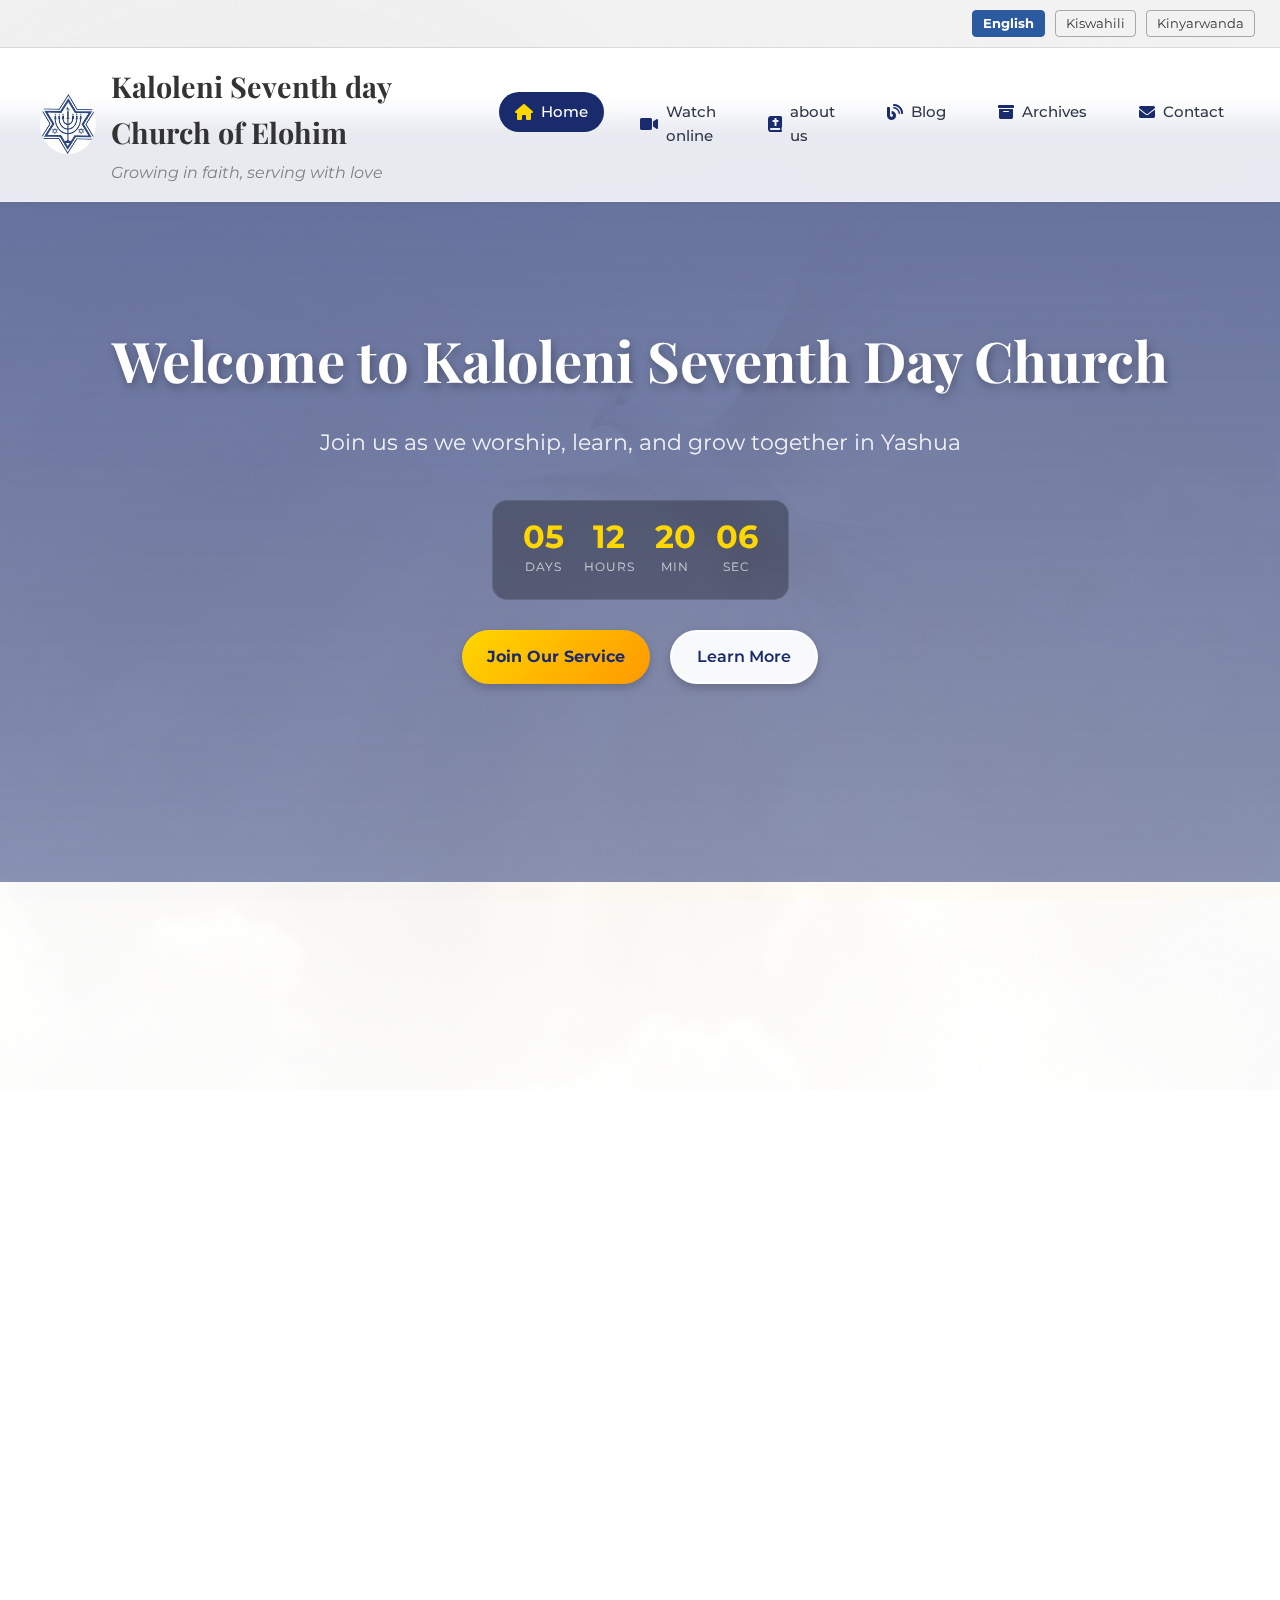
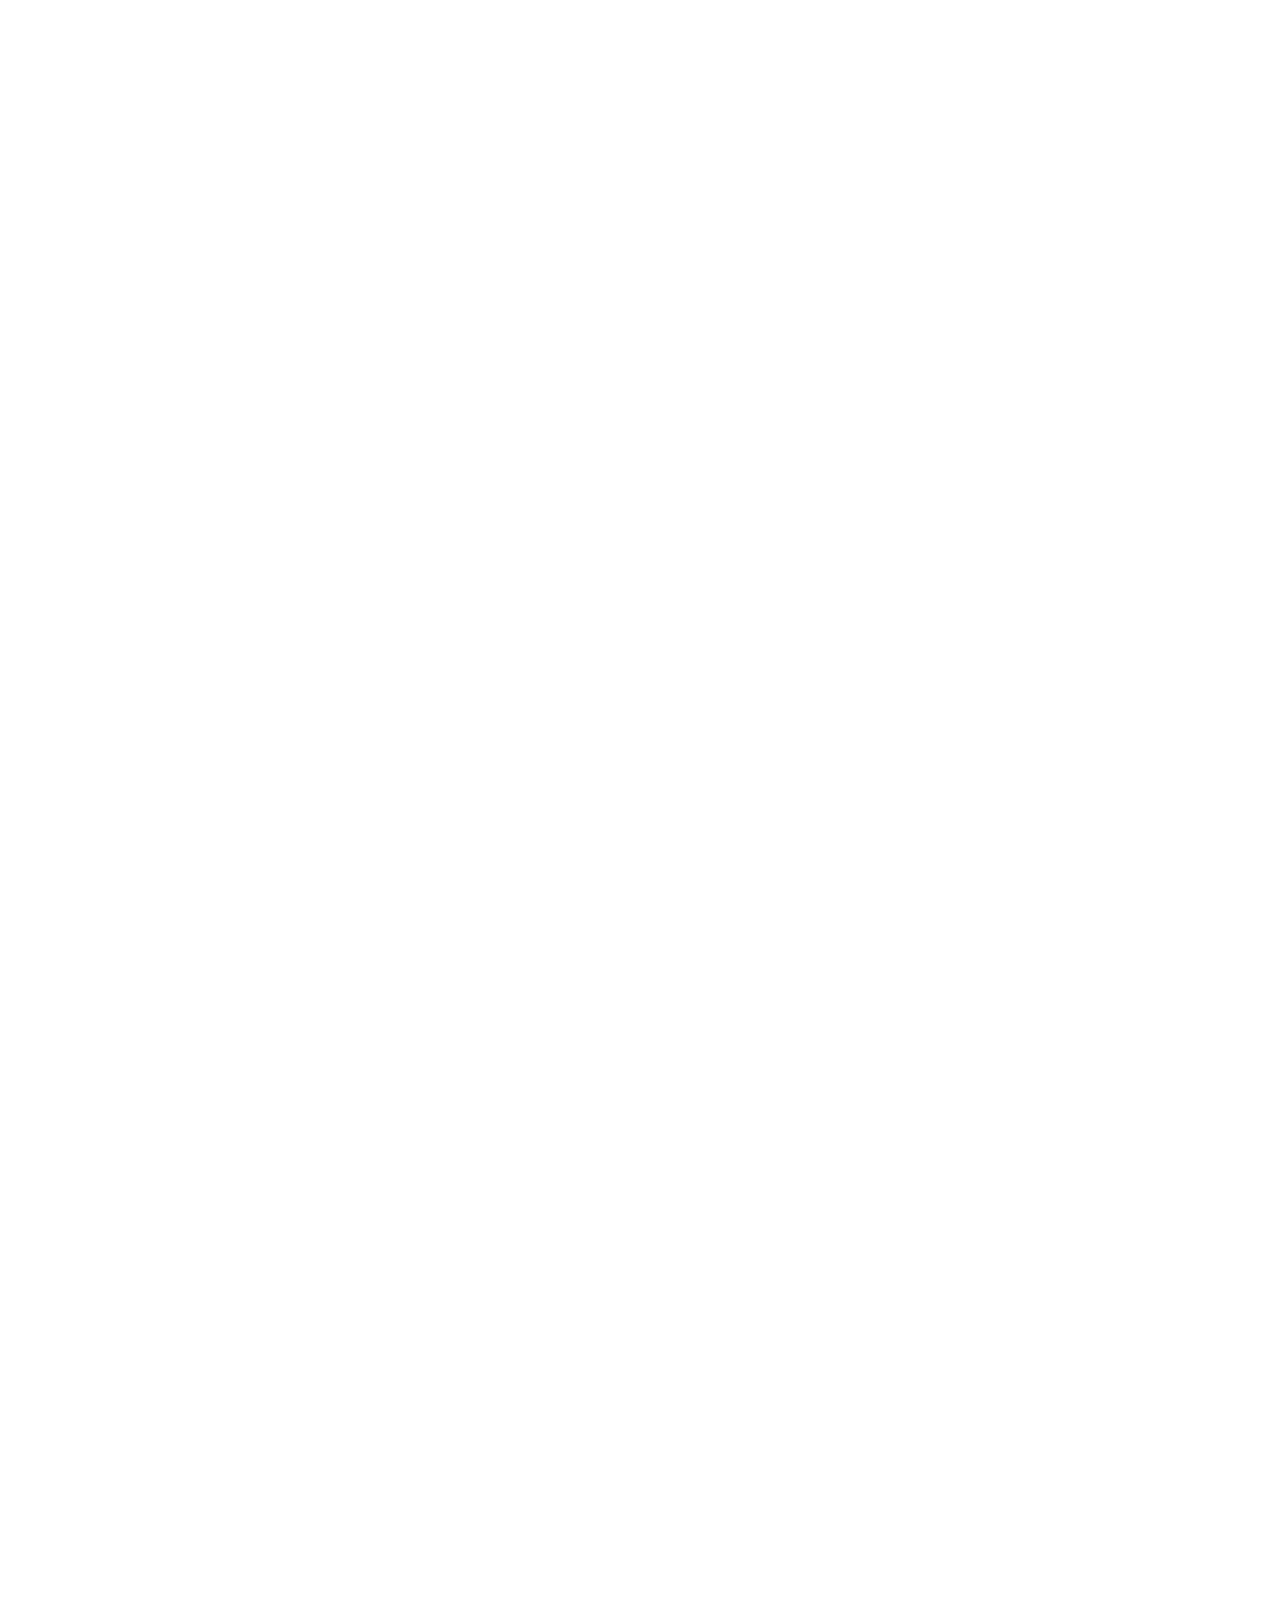
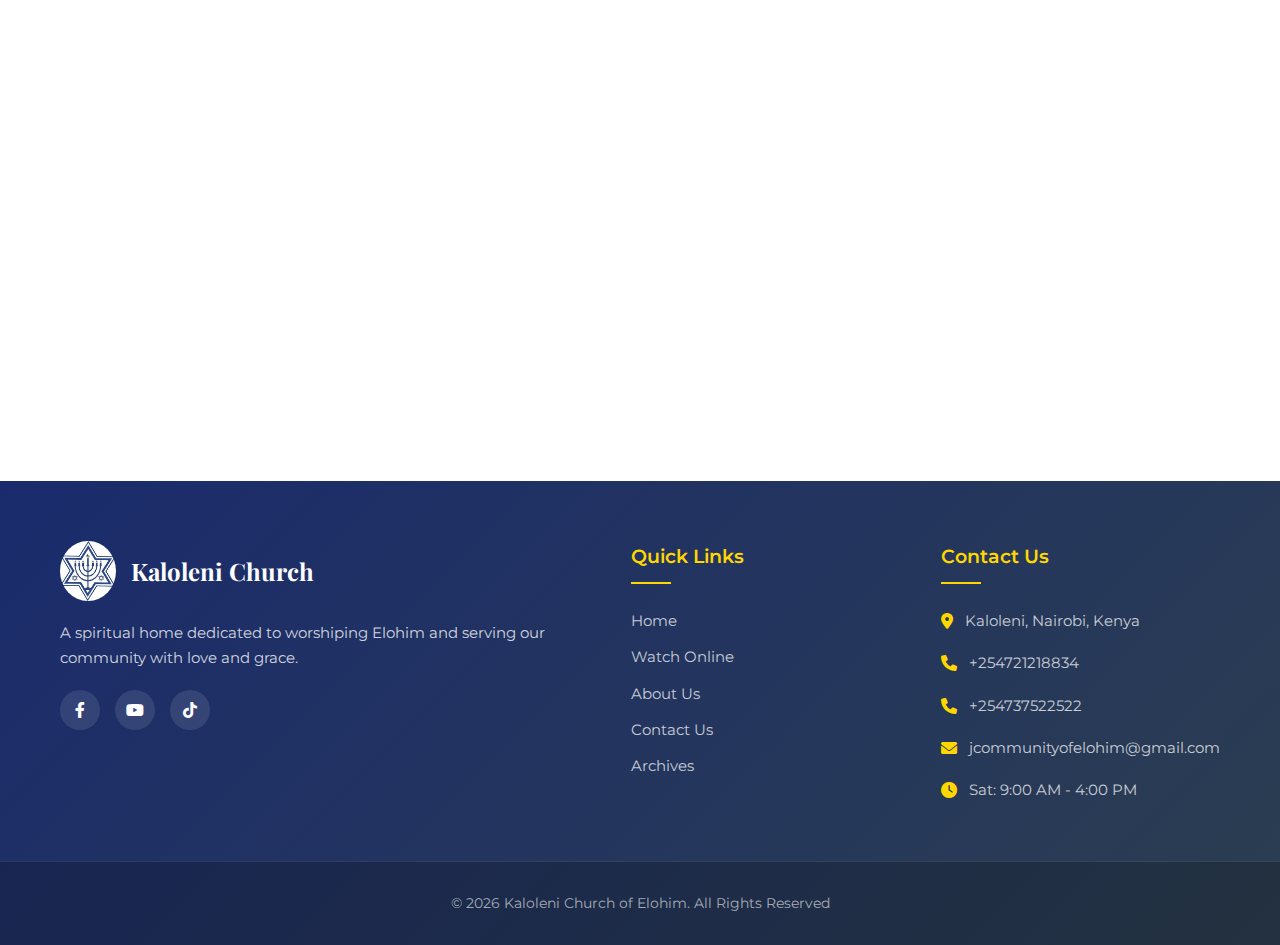
<file: index.html>
<!DOCTYPE html>
<html lang="en">

<head>
    <meta charset="UTF-8">
    <meta name="viewport" content="width=device-width, initial-scale=1.0">
    <title>Kaloleni Seventh day Church of Elohim</title>
    <meta name="description"
        content="Welcome to Kaloleni Seventh day Church of Elohim - Growing in faith, serving with love. Join us for worship, community, and spiritual growth.">
    <link rel="icon" type="image/jpeg" href="images/minorah%20image.jpg">
    <link rel="stylesheet" href="style/index.css">
    <link rel="stylesheet" href="style/admin.css">
    <link rel="stylesheet" href="https://cdnjs.cloudflare.com/ajax/libs/font-awesome/6.0.0-beta3/css/all.min.css">
    <link
        href="https://fonts.googleapis.com/css2?family=Montserrat:wght@400;600;700&family=Playfair+Display:wght@700&display=swap"
        rel="stylesheet">
</head>

<body>
    <!-- Language Switcher -->
    <div class="language-switcher">
        <button class="lang-btn active" data-lang="en">English</button>
        <button class="lang-btn" data-lang="sw">Kiswahili</button>
        <button class="lang-btn" data-lang="rw">Kinyarwanda</button>
    </div>

    <!-- Header with Navigation -->
    <header class="header">
        <div class="logo-container">
            <img src="images/minorah%20image.jpg" alt="Kaloleni Church Logo" class="logo">
            <div>
                <h1 class="church-name">Kaloleni Seventh day Church of Elohim</h1>
                <p class="church-motto" data-i18n="motto">Growing in faith, serving with love</p>
            </div>
        </div>

        <nav class="main-nav">
            <ul class="nav-links">
                <li><a href="index.html" class="active"><i class="fas fa-home"></i> Home</a></li>
                <li><a href="watch online.html"><i class="fas fa-video"></i> Watch online</a></li>
                <li><a href="about us.html"><i class="fas fa-book-bible"></i> about us</a></li>
                <li><a href="blog.html"><i class="fas fa-blog"></i> Blog</a></li>
                <li><a href="archives.html"><i class="fas fa-archive"></i> Archives</a></li>
                <li><a href="contact.html"><i class="fas fa-envelope"></i> Contact</a></li>
            </ul>
            <!-- Hamburger removed - using mobile-menu-btn -->
            <div class="mobile-menu-btn">
                <i class="fas fa-bars"></i>
            </div>
        </nav>
    </header>

    <!-- Hero Section -->
    <section class="hero">
        <div class="hero-content">
            <h2 data-i18n="welcome">Welcome to Kaloleni Seventh day Church of Elohim</h2>
            <p data-i18n="hero-text">Join us as we worship, learn, and grow together in Yahshuah</p>

            <!-- Added Countdown -->
            <div id="service-countdown" class="service-countdown">
                <div class="countdown-item">
                    <span id="days" class="number">00</span>
                    <span class="label">Days</span>
                </div>
                <div class="countdown-item">
                    <span id="hours" class="number">00</span>
                    <span class="label">Hours</span>
                </div>
                <div class="countdown-item">
                    <span id="minutes" class="number">00</span>
                    <span class="label">Min</span>
                </div>
                <div class="countdown-item">
                    <span id="seconds" class="number">00</span>
                    <span class="label">Sec</span>
                </div>
            </div>

            <div class="hero-btns">
                <a href="watch online.html" class="btn primary" data-i18n="join"><i class="fas fa-play"></i> Join Our
                    Service</a>
                <a href="about us.html" class="btn secondary" data-i18n="learn"><i class="fas fa-info-circle"></i> Learn
                    More</a>
            </div>
        </div>
    </section>

    <!-- New Here? Section -->
    <section class="new-here reveal">
        <div class="container">
            <div class="section-header text-center">
                <h2 data-i18n="new-here-title">New Here?</h2>
                <p data-i18n="new-here-desc">We'd love to welcome you to our community. Here's what you can expect.</p>
            </div>
            <div class="events-grid">
                <div class="event-card">
                    <div class="event-details">
                        <h3 data-i18n="mission-title"><i class="fas fa-heart"></i> Our Mission</h3>
                        <p data-i18n="mission-desc">To share the love of Elohim and the message of Yahshuah with our
                            community through service and
                            truth.</p>
                    </div>
                </div>
                <div class="event-card">
                    <div class="event-details">
                        <h3 data-i18n="community-title"><i class="fas fa-users"></i> Community</h3>
                        <p data-i18n="community-desc">Find a place to belong. We have various ministries for all ages to
                            grow in faith together.
                        </p>
                    </div>
                </div>
                <div class="event-card">
                    <div class="event-details">
                        <h3 data-i18n="visit-title"><i class="fas fa-location-dot"></i> Visit Us</h3>
                        <p data-i18n="visit-desc">Join us in person at Kaloleni Estate. We have a seat saved for you
                            every Shabbat morning.</p>
                    </div>
                </div>
            </div>
        </div>
    </section>

    <!-- Upcoming Events -->
    <section class="upcoming-events reveal">
        <h2 data-i18n="upcoming">Upcoming Events</h2>
        <div class="events-grid">
            <div class="event-card">
                <div class="event-date">
                    <span class="day">Shabbat (The Sabbath)</span>
                    <span class="month" data-i18n="june">Weekly, sunset Friday to nightfall Saturday.</span>
                </div>
                <div class="event-details">
                    <h3 data-i18n="event1-title">Rest, spiritual renewal, and remembrance of Creation/Exodus.</h3>
                    <p class="event-time" data-i18n="event1-time">Saturday, 9:00 AM - 4:00 PM</p>
                    <p data-i18n="event1-desc">Synagogue services (Kabbalat Shabbat, Shacharit, Torah reading).</p>
                </div>
            </div>
            <div class="event-card">
                <div class="event-date">
                    <span class="day">Pesach (Passover)</span>
                    <span class="month" data-i18n="july">15–21 Nissan (Spring).</span>
                </div>
                <div class="event-details">
                    <h3 data-i18n="event2-title">Eating only unleavened bread (matzah)</h3>
                    <p class="event-time" data-i18n="event2-time">7 days.</p>
                    <p data-i18n="event2-desc">This event takes 7 days</p>
                </div>
            </div>
            <div class="event-card">
                <div class="event-date">
                    <span class="day">Shavuot (Weeks)</span>
                    <span class="month" data-i18n="july">6 Sivan (50 days after Passover).</span>
                </div>
                <div class="event-details">
                    <h3 data-i18n="event3-title">All-night Torah study (Tikkun Leil Shavuot).</h3>
                    <p class="event-time" data-i18n="event3-time"></p>
                    <p data-i18n="event3-desc">Theme: Receiving the Torah at Mount Sinai.</p>
                </div>
            </div>
        </div>
        <a href="watch online.html" class="btn secondary view-all" data-i18n="view-all">View All Events</a>
    </section>

    <!-- Watch Online Content -->
    <section class="watch-online-page reveal">
        <section class="watch-online">
            <div class="watch-content">
                <h2 data-i18n="watch-title">Watch Our Services Online</h2>
                <p data-i18n="watch-text">Can't join us in person? Watch our live streams or previous services
                    directly on our website without leaving this page.</p>

                <div class="video-container">
                    <!-- Embedded YouTube Video -->
                    <iframe id="youtubePlayer"
                        src="https://www.youtube.com/embed/videoseries?list=PL6bNxJpj7Ejx08BLEzM-ze-tXRR5BcKxB"
                        allow="accelerometer; autoplay; clipboard-write; encrypted-media; gyroscope; picture-in-picture"
                        allowfullscreen></iframe>

                    <!-- Placeholder that shows before video loads (hidden by default) -->
                    <a href="https://www.youtube.com/watch?v=bMbsiKw9tV4" class="video-placeholder"
                        id="videoPlaceholder" aria-label="Play Church Service Video" style="display: none;">
                        <i class="fas fa-play"></i>
                        <span>Click to Play Service Video</span>
                    </a>
                </div>

                <div class="watch-btns">
                    <a href="https://youtube.com/@churchofelohimkaloleni?si=ATl2uoSRFC1oWnum" target="_blank"
                        rel="noopener noreferrer" class="btn btn-youtube">
                        <i class="fab fa-youtube"></i> Visit Our YouTube Channel
                    </a>
                    <a href="https://youtube.com/@churchofelohimkaloleni?si=ATl2uoSRFC1oWnum" class="btn btn-switch"
                        id="switchVideoBtn">
                        <i class="fas fa-sync-alt"></i> Switch to Another Sermon
                    </a>
                </div>

                <div class="video-info">
                    <h3 data-i18n="video-info-title"><i class="fas fa-info-circle"></i> About Our Online Services</h3>
                    <p data-i18n="video-info-desc">We're pleased to offer our worship services online for those who
                        can't join us in person.
                        Here's what you need to know:</p>
                    <ul>
                        <li data-i18n="video-info-li1"><strong>Live Stream Schedule:</strong> Saturday at 9:00 AM and
                            4:00 PM (GMT+3)</li>
                        <li data-i18n="video-info-li2"><strong>Previous Services:</strong> All services remain available
                            on our youtube channel
                        </li>
                        <li data-i18n="video-info-li3"><strong>Technical Requirements:</strong> Works on all modern
                            browsers and devices</li>
                        <li data-i18n="video-info-li4"><strong>Need Help?</strong> Email
                            jcommunityofelohim@gmail.com</li>
                    </ul>
                </div>

                <!-- Social Media Links -->
                <div class="social-media-section">
                    <h3 data-i18n="connect-title"><i class="fas fa-share-alt"></i> Connect With Us</h3>
                    <p data-i18n="connect-desc">Follow us on social media for daily inspiration, updates, and community
                        highlights!</p>
                    <div class="social-buttons">
                        <a href="https://www.facebook.com/profile.php?id=61584533983372" target="_blank"
                            rel="noopener noreferrer" class="social-btn facebook">
                            <i class="fab fa-facebook-f"></i>
                            <span data-i18n="follow-facebook">Follow on Facebook</span>
                        </a>
                        <a href="https://www.tiktok.com/@churchofelohimkaloleni?_r=1&_t=ZS-93fr7UsleOz" target="_blank"
                            rel="noopener noreferrer" class="social-btn tiktok">
                            <i class="fab fa-tiktok"></i>
                            <span data-i18n="watch-tiktok">Watch on TikTok</span>
                        </a>
                        <a href="https://youtube.com/@churchofelohimkaloleni?si=ATl2uoSRFC1oWnum" target="_blank"
                            rel="noopener noreferrer" class="social-btn youtube">
                            <i class="fab fa-youtube"></i>
                            <span data-i18n="sub-youtube">Subscribe on YouTube</span>
                        </a>
                    </div>
                </div>
            </div>
        </section>
        </div>
    </section>

    <!-- Footer -->
    <footer class="main-footer">
        <div class="container footer-grid">
            <div class="footer-col">
                <div class="footer-logo">
                    <img src="images/minorah%20image.jpg" alt="Logo">
                    <h3>Kaloleni Church</h3>
                </div>
                <p class="footer-desc">A spiritual home dedicated to worshiping Elohim and serving our community with
                    love and grace.</p>
                <div class="social-links">
                    <a href="https://www.facebook.com/profile.php?id=61584533983372" target="_blank"><i
                            class="fab fa-facebook-f"></i></a>
                    <a href="https://youtube.com/@churchofelohimkaloleni" target="_blank"><i
                            class="fab fa-youtube"></i></a>
                    <a href="https://www.tiktok.com/@churchofelohimkaloleni?_r=1&_t=ZS-93fr7UsleOz" target="_blank"><i
                            class="fab fa-tiktok"></i></a>
                </div>
            </div>
            <div class="footer-col">
                <h4>Quick Links</h4>
                <ul class="footer-links">
                    <li><a href="index.html">Home</a></li>
                    <li><a href="watch online.html">Watch Online</a></li>
                    <li><a href="about us.html">About Us</a></li>
                    <li><a href="contact.html">Contact Us</a></li>
                    <li><a href="archives.html">Archives</a></li>
                </ul>
            </div>
            <div class="footer-col">
                <h4>Contact Us</h4>
                <ul class="footer-contact">
                    <li><i class="fas fa-map-marker-alt"></i> <span>Kaloleni, Nairobi, Kenya</span></li>
                    <li><i class="fas fa-phone"></i> <span>+254721218834</span></li>
                    <li><i class="fas fa-phone"></i> <span>+254737522522</span></li>
                    <li><i class="fas fa-envelope"></i> <span>jcommunityofelohim@gmail.com</span></li>
                    <li><i class="fas fa-clock"></i> <span>Sat: 9:00 AM - 4:00 PM</span></li>
                </ul>
            </div>
        </div>
        <div class="footer-bottom">
            <div class="container">
                <p>&copy; 2026 Kaloleni Church of Elohim. All Rights Reserved.</p>
            </div>
        </div>
    </footer>

    <script>
        // YouTube video IDs for your channel
        const sermonVideos = [
            'https://youtube.com/@churchofelohimkaloleni?si=xqjzeiD8mFJgF8GI', // Sample video 1
            'https://youtube.com/@churchofelohimkaloleni?si=xqjzeiD8mFJgF8GI', // Sample video 2
            'https://youtube.com/@churchofelohimkaloleni?si=xqjzeiD8mFJgF8GI', // Sample video 3
            'https://youtube.com/@churchofelohimkaloleni?si=xqjzeiD8mFJgF8GI'  // Sample video 4
        ];

        // Get DOM elements
        const player = document.getElementById('youtubePlayer');
        const placeholder = document.getElementById('videoPlaceholder');
        const switchBtn = document.getElementById('switchVideoBtn');

        // Function to switch videos
        function switchVideo() {
            // Get a random video from the array
            const randomIndex = Math.floor(Math.random() * sermonVideos.length);
            const videoId = sermonVideos[randomIndex];

            // Update the iframe source
            player.src = `https://www.youtube.com/embed/${videoId}?autoplay=1`;
        }

        // Event listener for the switch button
        switchBtn.addEventListener('click', function (e) {
            e.preventDefault();
            switchVideo();
        });

        // Optional: Show placeholder if video fails to load
        player.addEventListener('error', function () {
            player.style.display = 'none';
            placeholder.style.display = 'flex';
        });

        // Optional: Click placeholder to try loading again
        placeholder.addEventListener('click', function (e) {
            e.preventDefault();
            player.style.display = 'block';
            placeholder.style.display = 'none';
            player.src = player.src; // Reload the video
        });
    </script>
    <script src="script.js/index.js"></script>
</body>

</html>
</file>
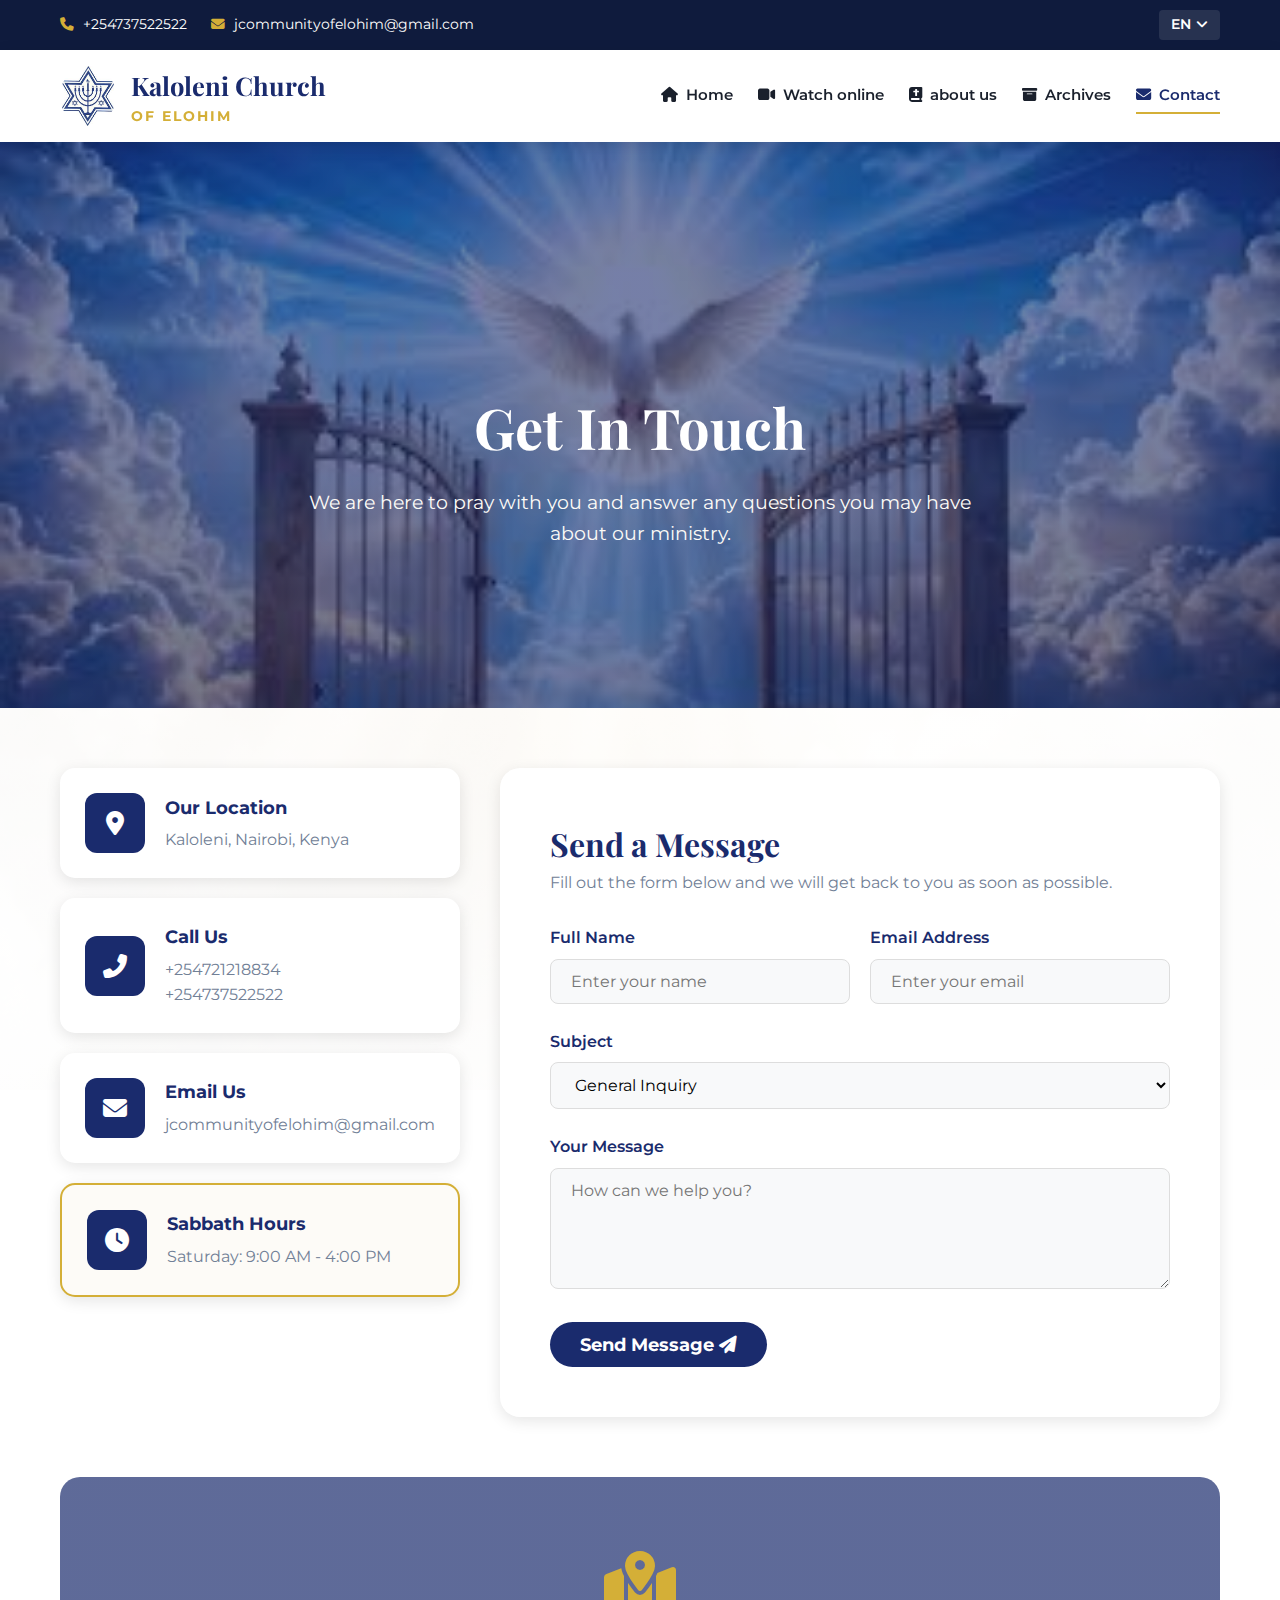
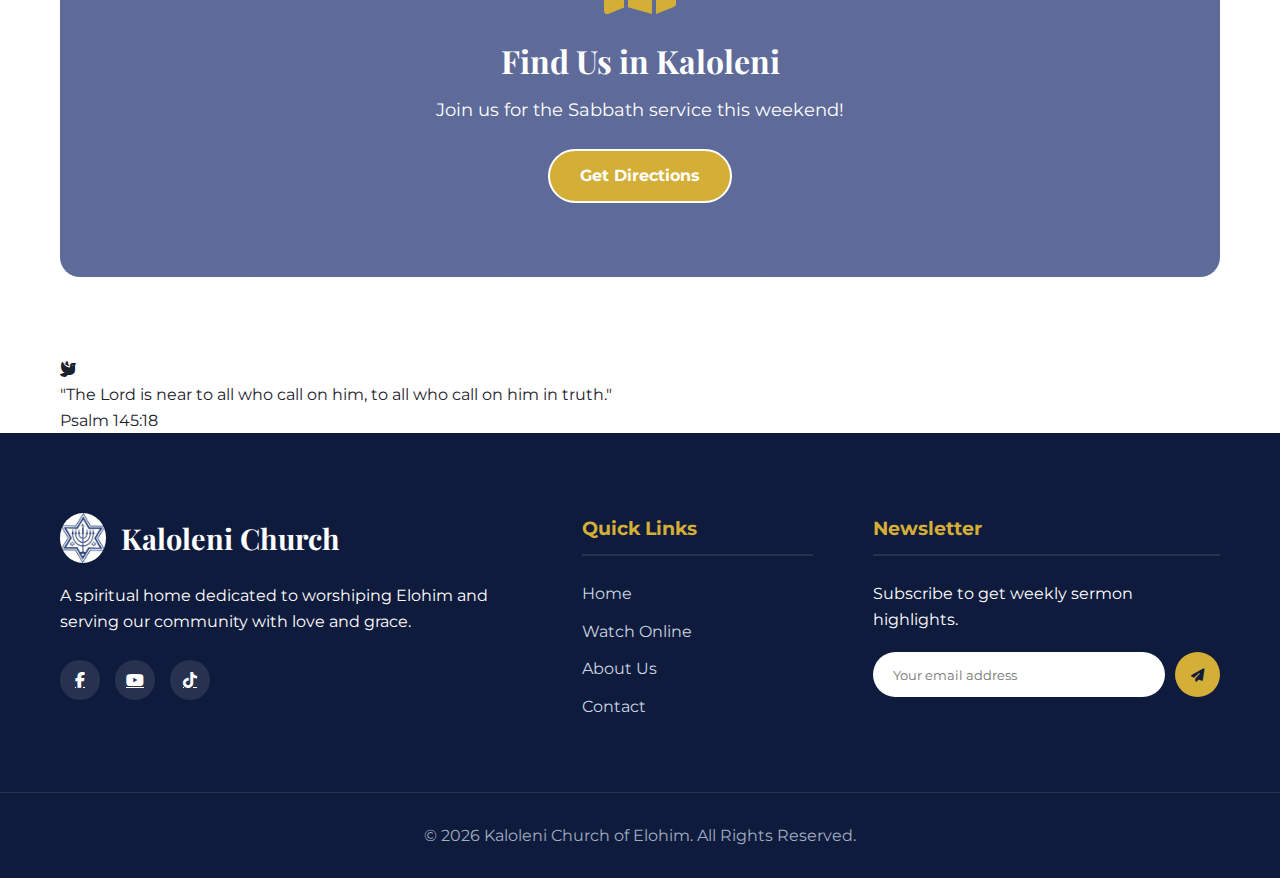
<file: contact.html>
<!DOCTYPE html>
<html lang="en">

<head>
    <meta charset="UTF-8">
    <meta name="viewport" content="width=device-width, initial-scale=1.0">
    <title>Contact Us - Kaloleni Church of Elohim</title>
    <link rel="stylesheet" href="https://cdnjs.cloudflare.com/ajax/libs/font-awesome/6.4.0/css/all.min.css">
    <link
        href="https://fonts.googleapis.com/css2?family=Montserrat:wght@400;600;700&family=Playfair+Display:wght@700&display=swap"
        rel="stylesheet">
    <link rel="stylesheet" href="style/contact.css">
</head>

<body>
    <!-- Top Bar -->
    <div class="top-bar">
        <div class="container top-bar-content">
            <div class="contact-info">
                <span><i class="fas fa-phone"></i> +254737522522</span>
                <span><i class="fas fa-envelope"></i> jcommunityofelohim@gmail.com</span>
            </div>
            <div class="language-switcher">
                <div class="current-lang" id="current-language">EN</div>
                <ul class="language-dropdown">
                    <li data-lang="en">English</li>
                    <li data-lang="sw">Kiswahili</li>
                    <li data-lang="rw">Kinyarwanda</li>
                </ul>
            </div>
        </div>
    </div>

    <!-- Header -->
    <header class="main-header">
        <div class="container header-container">
            <div class="logo">
                <img src="images/minorah image.jpg" alt="Kaloleni Church Logo" class="logo-img">
                <div class="logo-text">
                    <h1 data-translate="site-name">Kaloleni Church</h1>
                    <p data-translate="site-tagline">Of Elohim</p>
                </div>
            </div>
            <nav class="nav-container">
                <ul class="nav-links">
                    <li><a href="index.html"><i class="fas fa-home"></i> Home</a></li>
                    <li><a href="watch online.html"><i class="fas fa-video"></i> Watch online</a></li>
                    <li><a href="about us.html"><i class="fas fa-book-bible"></i> about us</a></li>
                    <li><a href="archives.html"><i class="fas fa-archive"></i> Archives</a></li>
                    <li><a href="contact.html" class='active'><i class="fas fa-envelope"></i> Contact</a></li>
                </ul>
                <div class="mobile-menu-btn">
                    <i class="fas fa-bars"></i>
                </div>
            </nav>
        </div>
    </header>

    <!-- Page Hero -->
    <section class="page-hero contact-hero">
        <div class="container hero-content">
            <h1 data-translate="hero-title">Get In Touch</h1>
            <p data-translate="hero-subtitle">We are here to pray with you and answer any questions you may have about
                our ministry.</p>
        </div>
    </section>

    <!-- Contact Section -->
    <section class="contact-section">
        <div class="container grid-container">
            <!-- Contact Info Sidebar -->
            <div class="contact-info-cards">
                <div class="info-card">
                    <div class="icon-box"><i class="fas fa-map-marker-alt"></i></div>
                    <div class="info-text">
                        <h4 data-translate="card-location">Our Location</h4>
                        <p data-translate="card-address">Kaloleni, Nairobi, Kenya</p>
                    </div>
                </div>
                <div class="info-card">
                    <div class="icon-box"><i class="fas fa-phone-alt"></i></div>
                    <div class="info-text">
                        <h4 data-translate="card-phone">Call Us</h4>
                        <p>+254721218834</p>
                        <p>+254737522522</p>
                    </div>
                </div>
                <div class="info-card">
                    <div class="icon-box"><i class="fas fa-envelope"></i></div>
                    <div class="info-text">
                        <h4 data-translate="card-email">Email Us</h4>
                        <p>jcommunityofelohim@gmail.com</p>
                    </div>
                </div>
                <div class="info-card sabbath-card">
                    <div class="icon-box"><i class="fas fa-clock"></i></div>
                    <div class="info-text">
                        <h4 data-translate="card-sabbath">Sabbath Hours</h4>
                        <p data-translate="sabbath-time">Saturday: 9:00 AM - 4:00 PM</p>
                    </div>
                </div>
            </div>

            <!-- Contact Form -->
            <div class="contact-form-container">
                <div class="form-header">
                    <h2 data-translate="form-title">Send a Message</h2>
                    <p data-translate="form-subtitle">Fill out the form below and we will get back to you as soon as
                        possible.</p>
                </div>
                <form id="contact-form" class="main-form" action="https://formsubmit.co/jcommunityofelohim@gmail.com"
                    method="POST">
                    <!-- FormSubmit Configuration -->
                    <input type="hidden" name="_subject" value="New Message from Website Contact Form">
                    <input type="hidden" name="_template" value="table">
                    <input type="hidden" name="_captcha" value="true">
                    <div class="form-row">
                        <div class="form-group">
                            <label for="name" data-translate="label-name">Full Name</label>
                            <input type="text" id="name" name="name" placeholder="Enter your name" required>
                        </div>
                        <div class="form-group">
                            <label for="email" data-translate="label-email">Email Address</label>
                            <input type="email" id="email" name="email" placeholder="Enter your email" required>
                        </div>
                    </div>
                    <div class="form-group">
                        <label for="subject" data-translate="label-subject">Subject</label>
                        <select id="subject" name="subject">
                            <option value="general" data-translate="opt-general">General Inquiry</option>
                            <option value="prayer" data-translate="opt-prayer">Prayer Request</option>
                            <option value="visit" data-translate="opt-visit">Planning a Visit</option>
                            <option value="other" data-translate="opt-other">Other</option>
                        </select>
                    </div>
                    <div class="form-group">
                        <label for="message" data-translate="label-message">Your Message</label>
                        <textarea id="message" name="message" rows="5" placeholder="How can we help you?"
                            required></textarea>
                    </div>
                    <button type="submit" class="btn btn-submit">
                        <span data-translate="btn-send">Send Message</span>
                        <i class="fas fa-paper-plane"></i>
                    </button>
                </form>
            </div>
        </div>
    </section>

    <!-- Map Section -->
    <section class="map-section">
        <div class="container">
            <div class="map-placeholder">
                <div class="map-overlay">
                    <i class="fas fa-map-marked-alt"></i>
                    <h3 data-translate="map-title">Find Us in Kaloleni</h3>
                    <p data-translate="map-subtitle">Join us for the Sabbath service this weekend!</p>
                    <a href="https://www.tiktok.com/@churchofelohimkaloleni/video/7603258848673156360?_r=1&_t=ZS-93fr7UsleOz"
                        target="_blank" class="btn btn-primary" data-translate="btn-directions">Get Directions</a>
                </div>
            </div>
        </div>
    </section>

    <!-- Spiritual Verse Section -->
    <section class="verse-section">
        <div class="container text-center">
            <div class="verse-box">
                <i class="fas fa-dove"></i>
                <p class="verse-text" data-translate="bible-verse">"The Lord is near to all who call on him, to all who
                    call on him in truth."</p>
                <span class="verse-ref" data-translate="bible-ref">Psalm 145:18</span>
            </div>
        </div>
    </section>

    <!-- Footer -->
    <footer class="main-footer">
        <div class="container footer-grid">
            <div class="footer-col">
                <div class="footer-logo">
                    <img src="images/minorah image.jpg" alt="Logo">
                    <h2 data-translate="footer-church-name">Kaloleni Church</h2>
                </div>
                <p data-translate="footer-desc">A spiritual home dedicated to worshiping Elohim and serving our
                    community with love and grace.</p>
                <div class="social-links">
                    <a href="https://www.facebook.com/profile.php?id=61584533983372" target="_blank"><i
                            class="fab fa-facebook-f"></i></a>
                    <a href="https://youtube.com/@churchofelohimkaloleni" target="_blank"><i
                            class="fab fa-youtube"></i></a>
                    <a href="https://www.tiktok.com/@churchofelohimkaloleni?_r=1&_t=ZS-93fr7UsleOz" target="_blank"><i
                            class="fab fa-tiktok"></i></a>
                </div>
            </div>
            <div class="footer-col">
                <h4 data-translate="footer-quick-links">Quick Links</h4>
                <ul class="footer-links">
                    <li><a href="index.html" data-translate="nav-home">Home</a></li>
                    <li><a href="watch online.html" data-translate="nav-watch">Watch Online</a></li>
                    <li><a href="about us.html" data-translate="nav-about">About Us</a></li>
                    <li><a href="contact.html" data-translate="nav-contact">Contact</a></li>
                </ul>
            </div>
            <div class="footer-col">
                <h4 data-translate="footer-newsletter">Newsletter</h4>
                <p data-translate="footer-newsletter-p">Subscribe to get weekly sermon highlights.</p>
                <form class="newsletter-form">
                    <input type="email" placeholder="Your email address">
                    <button type="submit"><i class="fas fa-paper-plane"></i></button>
                </form>
            </div>
        </div>
        <div class="footer-bottom">
            <div class="container text-center">
                <p data-translate="footer-copy">&copy; 2026 Kaloleni Church of Elohim. All Rights Reserved.</p>
            </div>
        </div>
    </footer>

    <!-- Notification -->
    <div id="notification-success" class="notification-toast">
        <div class="toast-content">
            <i class="fas fa-check-circle"></i>
            <span id="notification-message">Message sent successfully!</span>
        </div>
    </div>

    <script src="script.js/contact.js"></script>
</body>

</html>
</file>
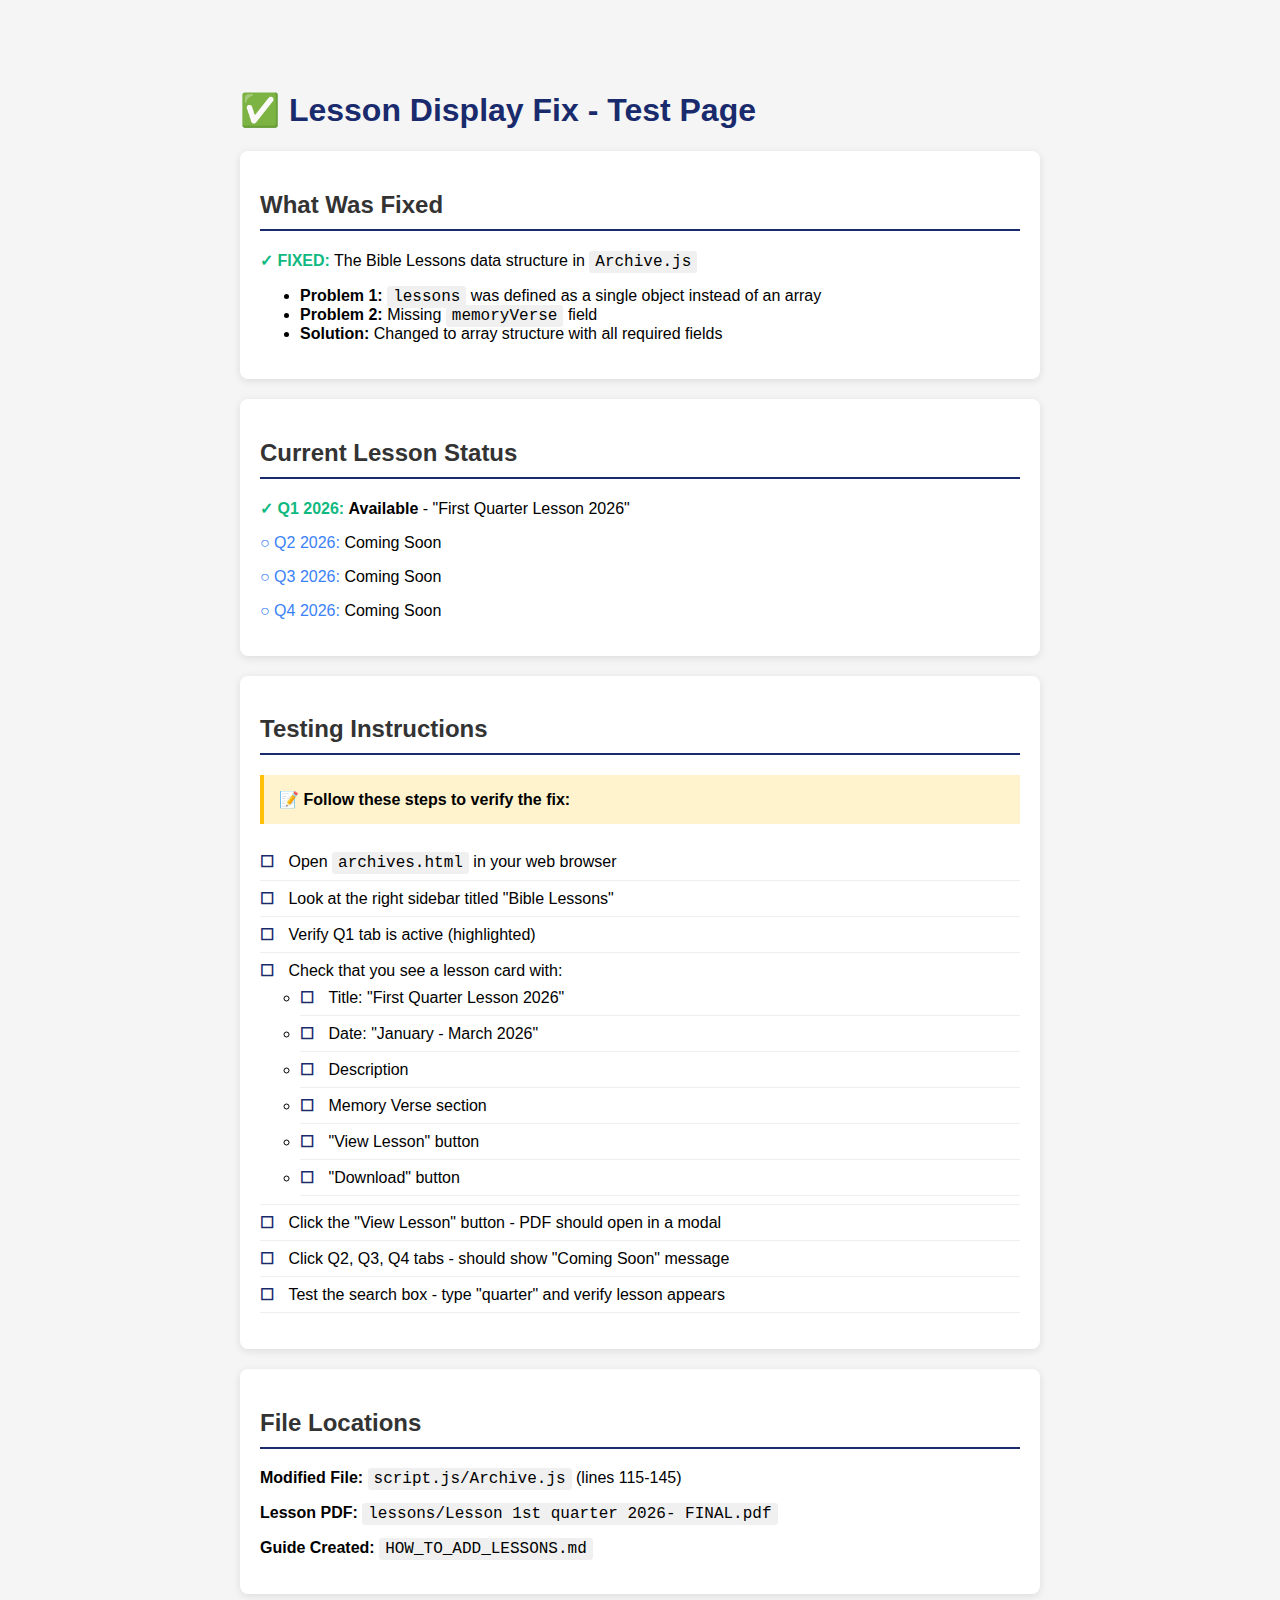
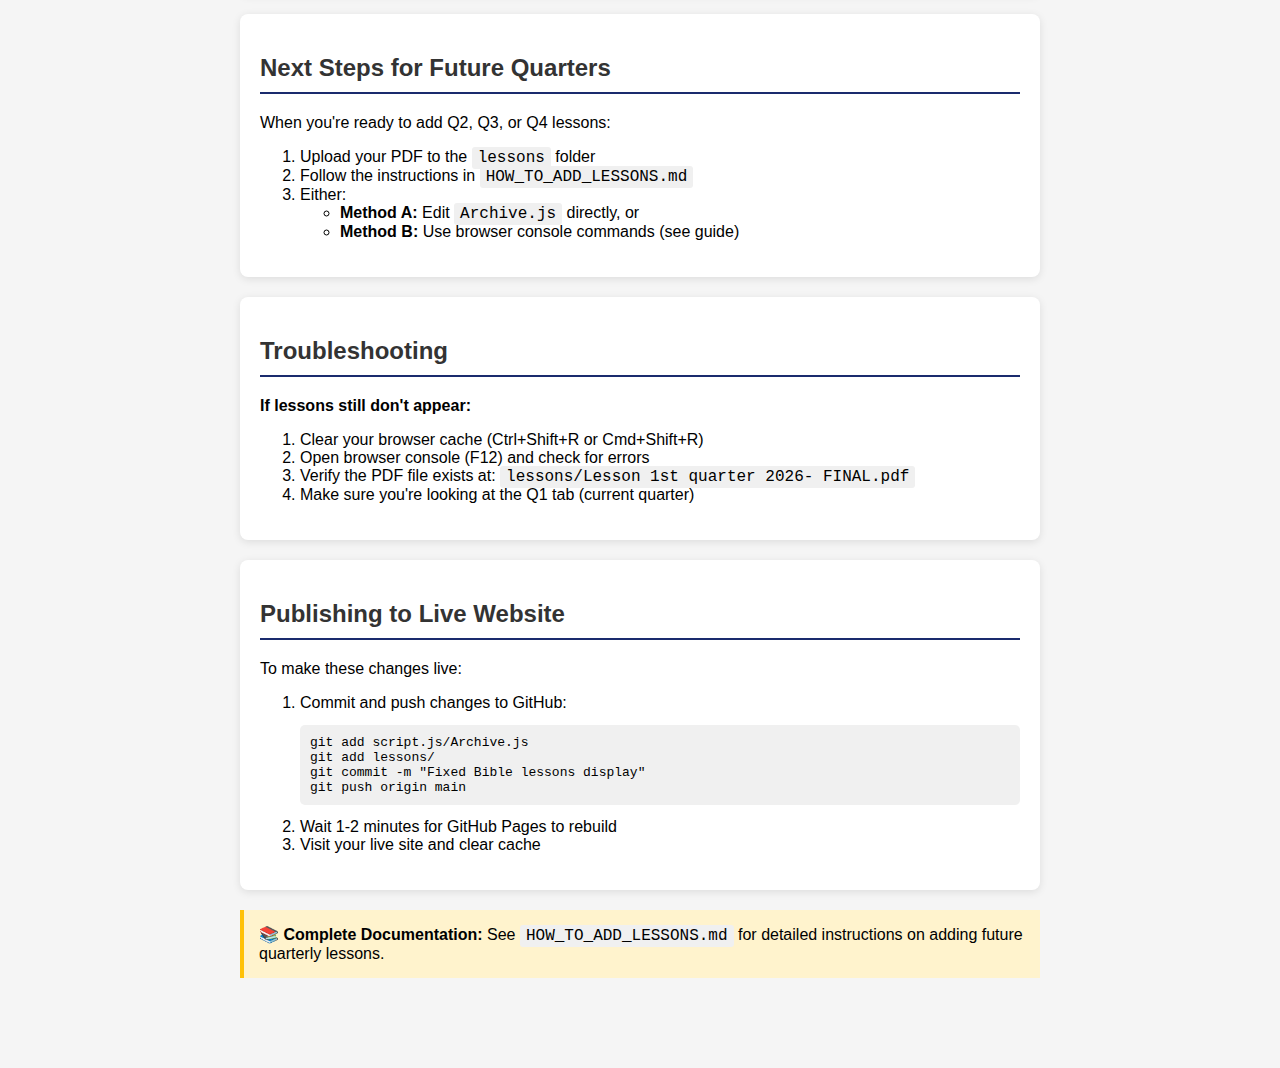
<file: LESSON_FIX_TEST.html>
<!DOCTYPE html>
<html lang="en">

<head>
    <meta charset="UTF-8">
    <meta name="viewport" content="width=device-width, initial-scale=1.0">
    <title>Lesson Display Test</title>
    <style>
        body {
            font-family: Arial, sans-serif;
            max-width: 800px;
            margin: 50px auto;
            padding: 20px;
            background: #f5f5f5;
        }

        .test-card {
            background: white;
            padding: 20px;
            border-radius: 8px;
            margin-bottom: 20px;
            box-shadow: 0 2px 8px rgba(0, 0, 0, 0.1);
        }

        .success {
            color: #10b981;
            font-weight: bold;
        }

        .error {
            color: #ef4444;
            font-weight: bold;
        }

        .info {
            color: #3b82f6;
        }

        h1 {
            color: #1a2b6d;
        }

        h2 {
            color: #333;
            border-bottom: 2px solid #1a2b6d;
            padding-bottom: 10px;
        }

        code {
            background: #f0f0f0;
            padding: 2px 6px;
            border-radius: 3px;
            font-family: 'Courier New', monospace;
        }

        .instruction {
            background: #fff3cd;
            border-left: 4px solid #ffc107;
            padding: 15px;
            margin: 20px 0;
        }

        .checklist {
            list-style: none;
            padding-left: 0;
        }

        .checklist li {
            padding: 8px 0;
            border-bottom: 1px solid #eee;
        }

        .checklist li:before {
            content: "☐ ";
            color: #1a2b6d;
            font-weight: bold;
            margin-right: 10px;
        }
    </style>
</head>

<body>
    <h1>✅ Lesson Display Fix - Test Page</h1>

    <div class="test-card">
        <h2>What Was Fixed</h2>
        <p><span class="success">✓ FIXED:</span> The Bible Lessons data structure in <code>Archive.js</code></p>
        <ul>
            <li><strong>Problem 1:</strong> <code>lessons</code> was defined as a single object instead of an array</li>
            <li><strong>Problem 2:</strong> Missing <code>memoryVerse</code> field</li>
            <li><strong>Solution:</strong> Changed to array structure with all required fields</li>
        </ul>
    </div>

    <div class="test-card">
        <h2>Current Lesson Status</h2>
        <p><span class="success">✓ Q1 2026:</span> <strong>Available</strong> - "First Quarter Lesson 2026"</p>
        <p><span class="info">○ Q2 2026:</span> Coming Soon</p>
        <p><span class="info">○ Q3 2026:</span> Coming Soon</p>
        <p><span class="info">○ Q4 2026:</span> Coming Soon</p>
    </div>

    <div class="test-card">
        <h2>Testing Instructions</h2>
        <div class="instruction">
            <strong>📝 Follow these steps to verify the fix:</strong>
        </div>
        <ol class="checklist">
            <li>Open <code>archives.html</code> in your web browser</li>
            <li>Look at the right sidebar titled "Bible Lessons"</li>
            <li>Verify Q1 tab is active (highlighted)</li>
            <li>Check that you see a lesson card with:
                <ul>
                    <li>Title: "First Quarter Lesson 2026"</li>
                    <li>Date: "January - March 2026"</li>
                    <li>Description</li>
                    <li>Memory Verse section</li>
                    <li>"View Lesson" button</li>
                    <li>"Download" button</li>
                </ul>
            </li>
            <li>Click the "View Lesson" button - PDF should open in a modal</li>
            <li>Click Q2, Q3, Q4 tabs - should show "Coming Soon" message</li>
            <li>Test the search box - type "quarter" and verify lesson appears</li>
        </ol>
    </div>

    <div class="test-card">
        <h2>File Locations</h2>
        <p><strong>Modified File:</strong> <code>script.js/Archive.js</code> (lines 115-145)</p>
        <p><strong>Lesson PDF:</strong> <code>lessons/Lesson 1st quarter 2026- FINAL.pdf</code></p>
        <p><strong>Guide Created:</strong> <code>HOW_TO_ADD_LESSONS.md</code></p>
    </div>

    <div class="test-card">
        <h2>Next Steps for Future Quarters</h2>
        <p>When you're ready to add Q2, Q3, or Q4 lessons:</p>
        <ol>
            <li>Upload your PDF to the <code>lessons</code> folder</li>
            <li>Follow the instructions in <code>HOW_TO_ADD_LESSONS.md</code></li>
            <li>Either:
                <ul>
                    <li><strong>Method A:</strong> Edit <code>Archive.js</code> directly, or</li>
                    <li><strong>Method B:</strong> Use browser console commands (see guide)</li>
                </ul>
            </li>
        </ol>
    </div>

    <div class="test-card">
        <h2>Troubleshooting</h2>
        <p><strong>If lessons still don't appear:</strong></p>
        <ol>
            <li>Clear your browser cache (Ctrl+Shift+R or Cmd+Shift+R)</li>
            <li>Open browser console (F12) and check for errors</li>
            <li>Verify the PDF file exists at: <code>lessons/Lesson 1st quarter 2026- FINAL.pdf</code></li>
            <li>Make sure you're looking at the Q1 tab (current quarter)</li>
        </ol>
    </div>

    <div class="test-card">
        <h2>Publishing to Live Website</h2>
        <p>To make these changes live:</p>
        <ol>
            <li>Commit and push changes to GitHub:
                <pre style="background: #f0f0f0; padding: 10px; border-radius: 5px;">git add script.js/Archive.js
git add lessons/
git commit -m "Fixed Bible lessons display"
git push origin main</pre>
            </li>
            <li>Wait 1-2 minutes for GitHub Pages to rebuild</li>
            <li>Visit your live site and clear cache</li>
        </ol>
    </div>

    <div class="instruction">
        <strong>📚 Complete Documentation:</strong> See <code>HOW_TO_ADD_LESSONS.md</code> for detailed instructions on
        adding future quarterly lessons.
    </div>

</body>

</html>
</file>
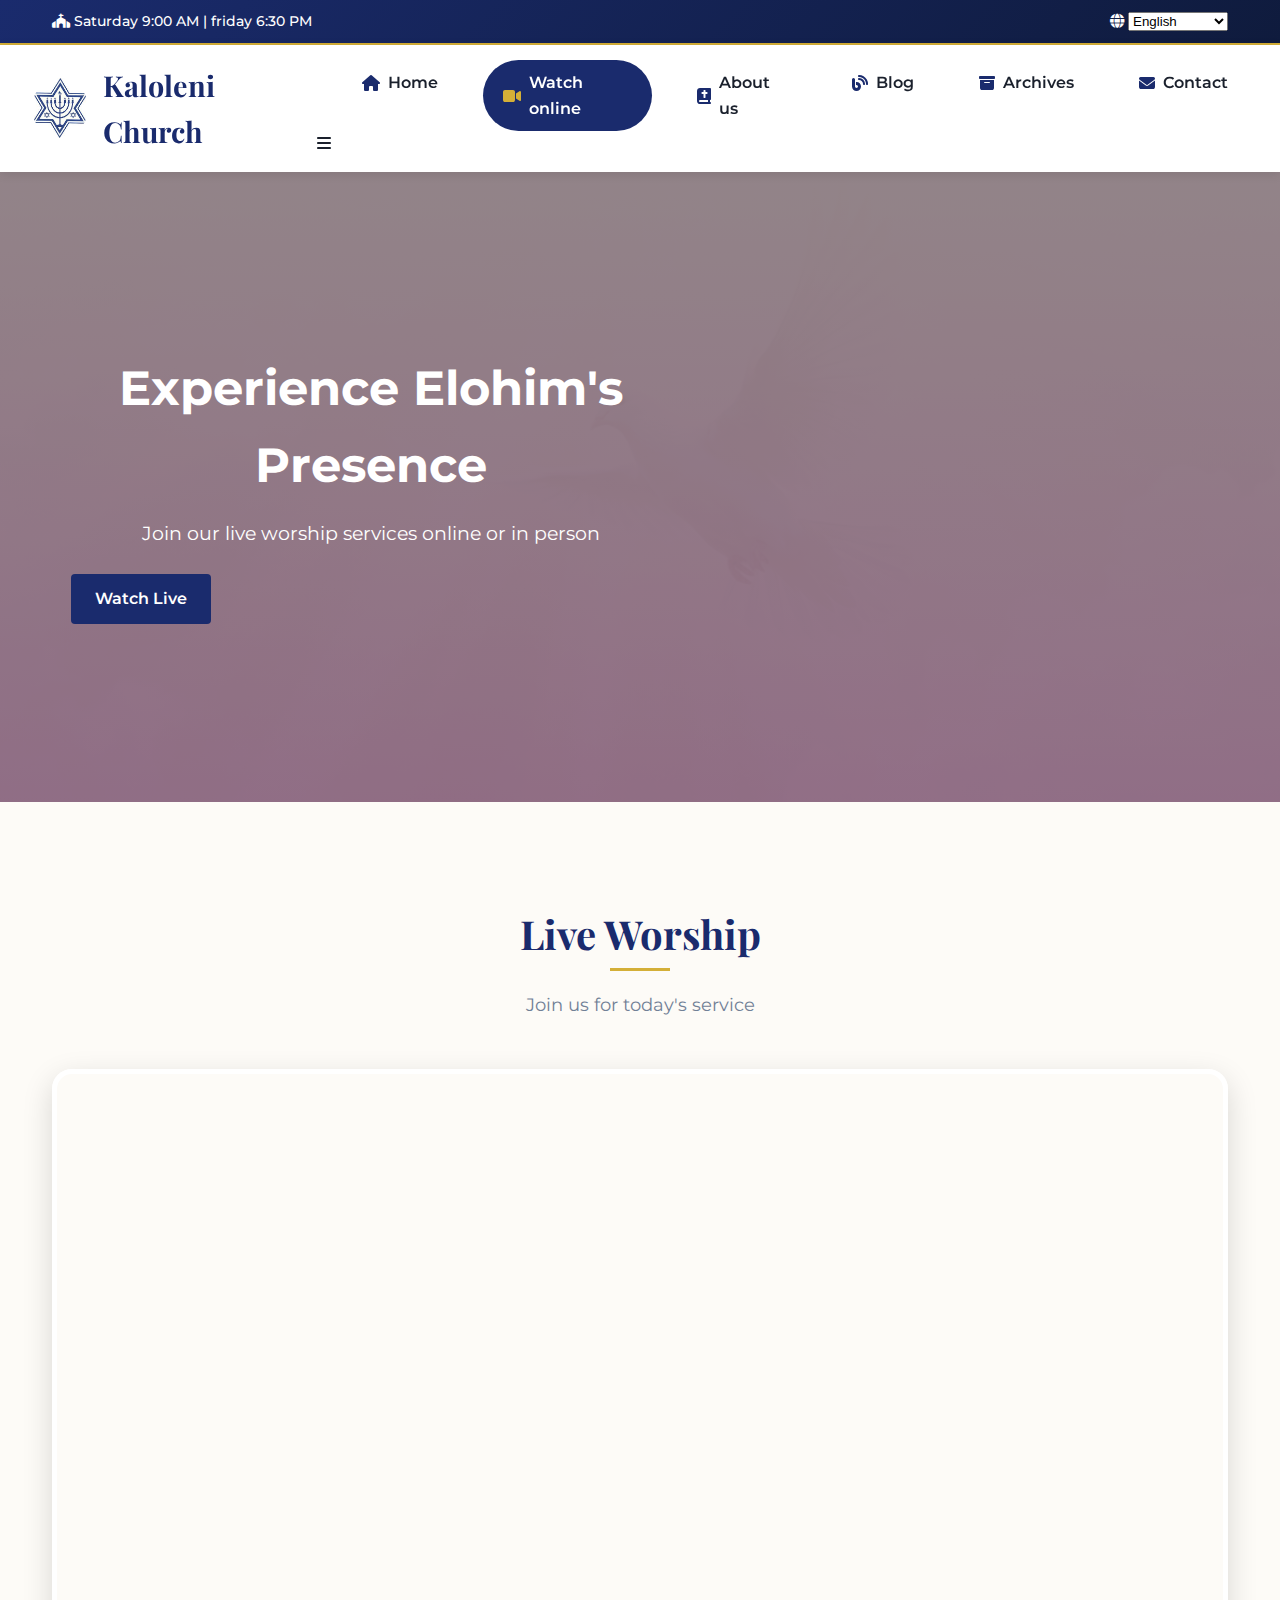
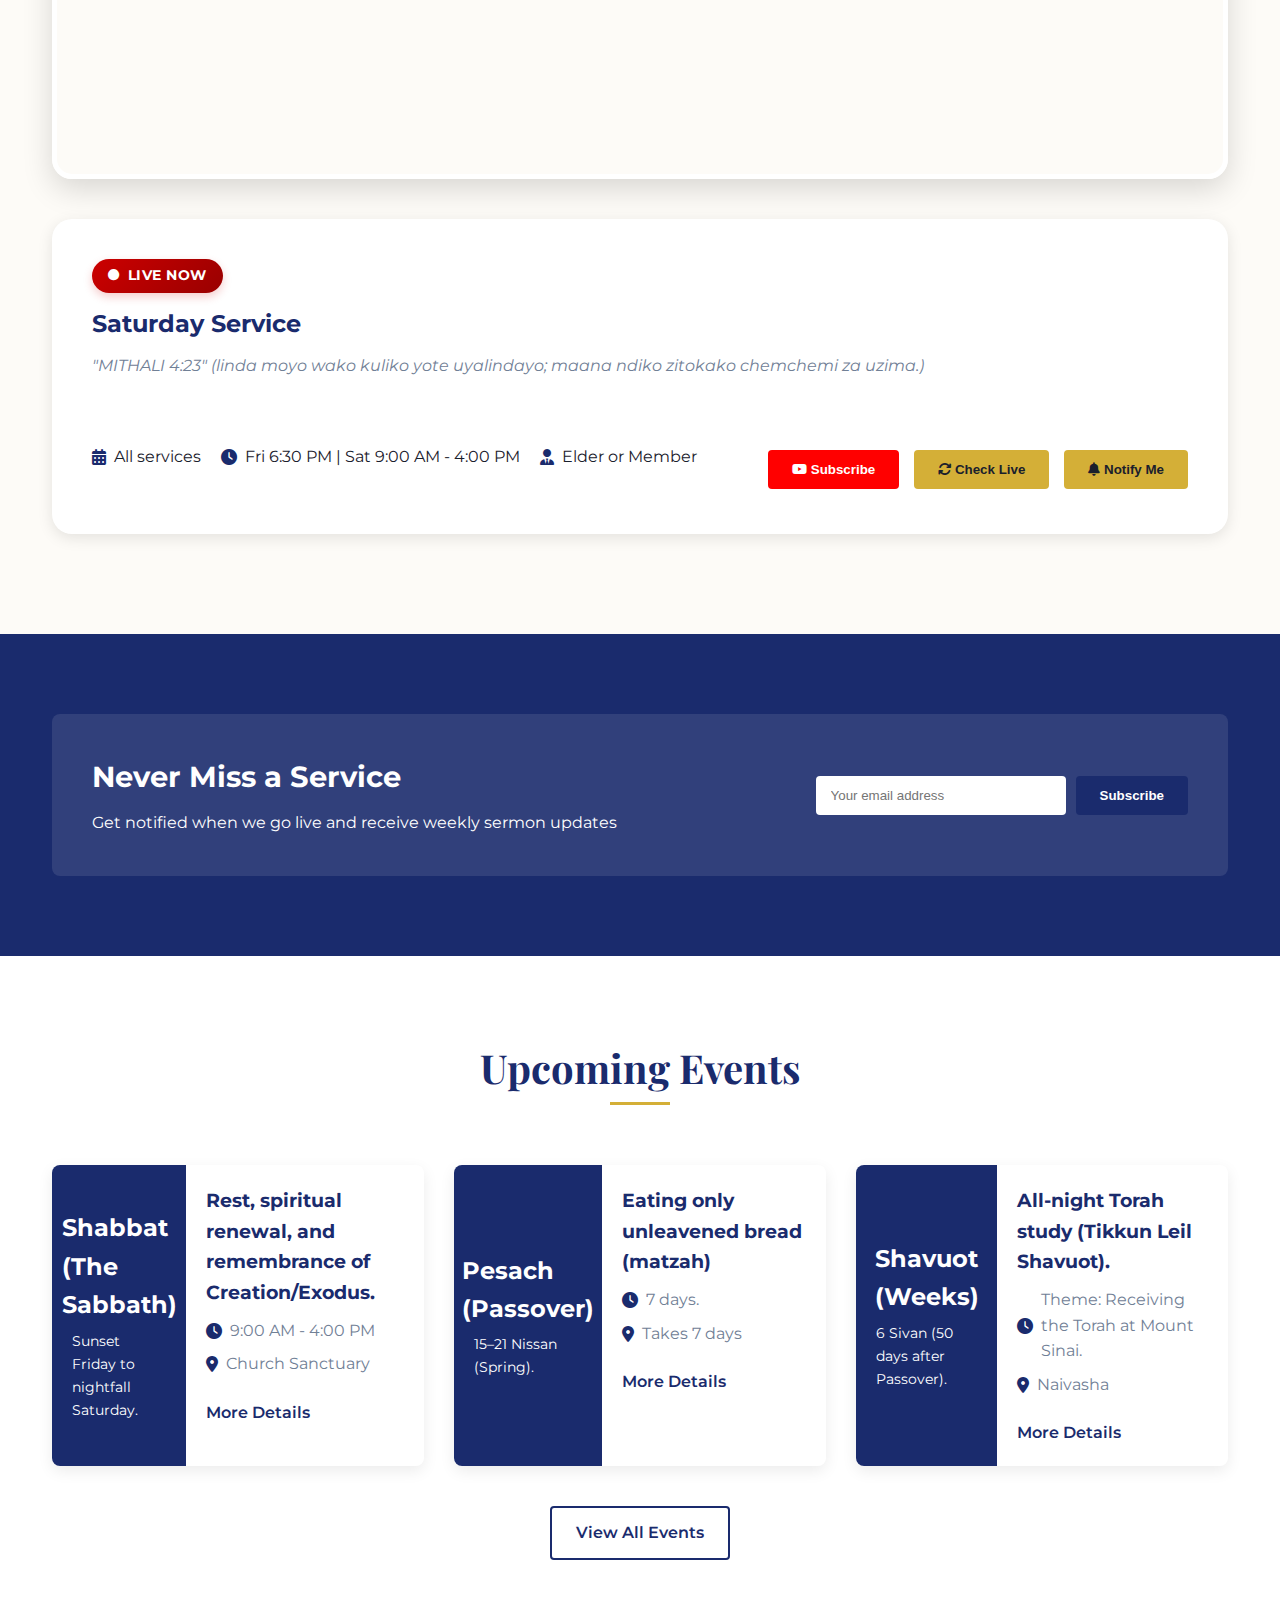
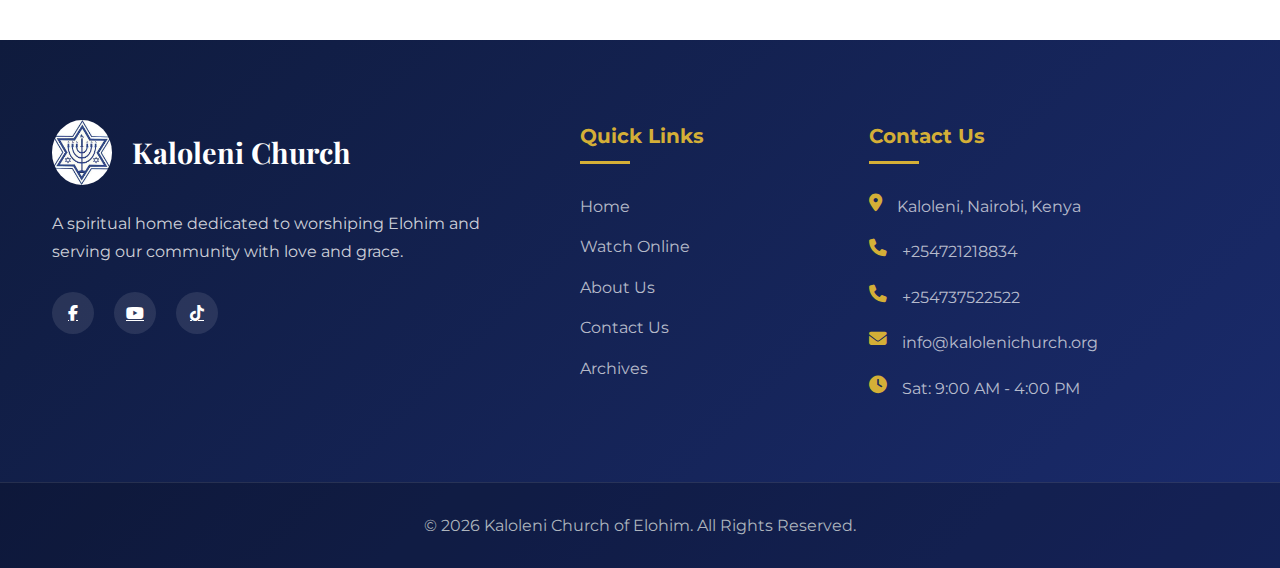
<file: watch online.html>
<!DOCTYPE html>
<html lang="en">

<head>
    <meta charset="UTF-8">
    <meta name="viewport" content="width=device-width, initial-scale=1.0">
    <title>Kaloleni church of Elohim - Live show</title>
    <link rel="stylesheet" href="style/watch online.css">
    <link rel="stylesheet" href="https://cdnjs.cloudflare.com/ajax/libs/font-awesome/6.4.0/css/all.min.css">
    <link
        href="https://fonts.googleapis.com/css2?family=Montserrat:wght@400;600;700&family=Playfair+Display:wght@700&display=swap"
        rel="stylesheet">
    <link rel="stylesheet" href="style/admin.css">
</head>

<body>
    <!-- Top Banner -->
    <div class="top-banner">
        <div class="container">
            <div class="service-times">
                <span><i class="fas fa-church"></i> Saturday 9:00 AM | friday 6:30 PM</span>
            </div>
            <div class="language-switcher">
                <i class="fas fa-globe"></i>
                <select id="language-select">
                    <option value="en">English</option>
                    <option value="sw">Kiswahili</option>
                    <option value="rw">Kinyarwanda</option>
                </select>
            </div>
        </div>
    </div>

    <!-- Main Header -->
    <header>
        <div class="container">
            <div class="logo">
                <img src="images/minorah%20image.jpg" alt="Church Logo" class="logo-img">
                <div class="logo-text">
                    <h1 data-key="siteTitle">Kaloleni Church</h1>

                </div>
            </div>

            <nav class="main-nav">
                <ul class="nav-links">
                    <li><a href="index.html"><i class="fas fa-home"></i> <span data-key="navHome">Home</span></a></li>
                    <li><a href="watch online.html" class='active'><i class="fas fa-video"></i> <span
                                data-key="navWatchOnline">Watch online</span></a></li>
                    <li><a href="about us.html"><i class="fas fa-book-bible"></i> <span data-key="navAboutUs">About
                                us</span></a></li>
                    <li><a href="blog.html"><i class="fas fa-blog"></i> <span data-key="navBlog">Blog</span></a></li>
                    <li><a href="archives.html"><i class="fas fa-archive"></i> <span
                                data-key="navArchives">Archives</span></a></li>
                    <li><a href="contact.html"><i class="fas fa-envelope"></i> <span
                                data-key="navContact">Contact</span></a></li>
                </ul>
                <div class="mobile-menu-btn">
                    <i class="fas fa-bars"></i>
                </div>
            </nav>
        </div>
    </header>

    <!-- Hero Section -->
    <section class="hero">
        <div class="hero-overlay"></div>
        <div class="container">
            <div class="hero-content">
                <h2 data-key="heroTitle">Experience Elohim's Presence</h2>
                <p data-key="heroSubtitle">Join our live worship services online or in person</p>
                <div class="hero-buttons">
                    <a href="watch online.html" class="btn btn-primary" data-key="watchLiveBtn">Watch Live</a>
                </div>
            </div>
    </section>

    <!-- Live Stream Section -->
    <section id="live" class="live-section">
        <div class="container">
            <div class="section-header">
                <h2><span data-key="liveWorshipTitle">Live Worship</span></h2>
                <p data-key="liveWorshipSubtitle">Join us for today's service</p>
            </div>

            <div class="stream-player">
                <!-- Replace PLAYLIST_ID with your actual playlist ID -->
                <!-- Default to Uploads Playlist to show the most recent video -->
                <iframe src="https://www.youtube.com/embed/videoseries?list=UURlkkd6Koyi5biTO8W7eRaQ&autoplay=1&mute=1"
                    frameborder="0"
                    allow="accelerometer; autoplay; clipboard-write; encrypted-media; gyroscope; picture-in-picture"
                    allowfullscreen>
                </iframe>
            </div>

            <div class="stream-info">
                <div class="stream-status">
                    <span class="live-badge"><i class="fas fa-circle"></i> <span data-key="liveNow">LIVE
                            NOW</span></span>
                    <h3 data-key="saturdayService">Saturday Service</h3>
                    <p class="sermon-title" data-key="sermonText">"MITHALI 4:23"
                        (linda moyo wako kuliko yote uyalindayo; maana ndiko zitokako chemchemi za uzima.)
                    </p>
                </div>

                <div class="stream-meta">
                    <div class="meta-item">
                        <i class="fas fa-calendar-alt"></i>
                        <span data-key="allServices"> All services</span>
                    </div>
                    <div class="meta-item">
                        <i class="fas fa-clock"></i>
                        <span data-key="serviceTimes">Fri 6:30 PM | Sat 9:00 AM - 4:00 PM </span>
                    </div>
                    <div class="meta-item">
                        <i class="fas fa-user-tie"></i>
                        <span data-key="speaker">Elder or Member</span>
                    </div>
                </div>

                <div class="stream-actions">
                    <button class="btn btn-youtube" id="btn-subscribe-live">
                        <i class="fab fa-youtube"></i> <span data-key="subscribeBtn">Subscribe</span>
                    </button>
                    <button class="btn btn-notify" id="btn-check-live">
                        <i class="fas fa-sync"></i> <span data-key="checkLiveBtn">Check Live</span>
                    </button>
                    <button class="btn btn-notify" id="btn-notify-me">
                        <i class="fas fa-bell"></i> <span data-key="notifyMeBtn">Notify Me</span>
                    </button>
                </div>
            </div>
        </div>
        </div>
    </section>

    <!-- Call to Action -->
    <section class="cta-section">
        <div class="container">
            <div class="cta-box">
                <div class="cta-content">
                    <h3 data-key="ctaTitle">Never Miss a Service</h3>
                    <p data-key="ctaSubtitle">Get notified when we go live and receive weekly sermon updates</p>
                </div>
                <form class="cta-form">
                    <input type="email" data-key-placeholder="emailPlaceholder" placeholder="Your email address">
                    <button type="submit" class="btn btn-primary" data-key="subscribeFormBtn">Subscribe</button>
                </form>
            </div>
        </div>
    </section>

    <!-- Upcoming Events -->
    <section class="events-section">
        <div class="container">
            <div class="section-header">
                <h2><span data-key="upcomingEventsTitle">Upcoming Events</span></h2>
            </div>

            <div class="events-grid">
                <div class="event-card">
                    <div class="event-date">
                        <span class="day" data-key="shabbatTitle">Shabbat (The Sabbath)</span>
                        <span class="month" data-key="shabbatTime">Sunset Friday to nightfall Saturday.</span>
                    </div>
                    <div class="event-details">
                        <h3 data-key="shabbatDesc">Rest, spiritual renewal, and remembrance of Creation/Exodus.</h3>
                        <p class="event-time"><i class="fas fa-clock"></i> <span data-key="shabbatHours">9:00 AM - 4:00
                                PM</span></p>
                        <p class="event-location"><i class="fas fa-map-marker-alt"></i> <span
                                data-key="churchSanctuary">Church Sanctuary</span></p>
                        <a href="archives.html" class="event-link" data-key="moreDetails">More Details</a>
                    </div>
                </div>

                <div class="event-card">
                    <div class="event-date">
                        <span class="day" data-key="pesachTitle">Pesach (Passover)</span>
                        <span class="month" data-key="pesachTime">15–21 Nissan (Spring).</span>
                    </div>
                    <div class="event-details">
                        <h3 data-key="pesachDesc">Eating only unleavened bread (matzah)</h3>
                        <p class="event-time"><i class="fas fa-clock"></i> <span data-key="pesachDuration">7
                                days.</span></p>
                        <p class="event-location"><i class="fas fa-map-marker-alt"></i><span
                                data-key="pesachLocation">Takes 7 days</span></p>
                        <a href="archives.html" class="event-link" data-key="moreDetails">More Details</a>
                    </div>
                </div>

                <div class="event-card">
                    <div class="event-date">
                        <span class="day" data-key="shavuotTitle">Shavuot (Weeks)</span>
                        <span class="month" data-key="shavuotTime">6 Sivan (50 days after Passover).</span>
                    </div>
                    <div class="event-details">
                        <h3 data-key="shavuotDesc">All-night Torah study (Tikkun Leil Shavuot).</h3>
                        <p class="event-time"><i class="fas fa-clock"></i> <span data-key="shavuotTheme">Theme:
                                Receiving the Torah at Mount Sinai.</span>
                        </p>
                        <p class="event-location"><i class="fas fa-map-marker-alt"></i> <span
                                data-key="shavuotLocation">Naivasha</span></p>
                        <a href="archives.html" class="event-link" data-key="moreDetails">More Details</a>
                    </div>
                </div>
            </div>

            <div class="section-footer">
                <a href="about us.html" class="btn btn-outline" data-key="viewAllEvents">View All Events</a>
            </div>
        </div>
    </section>

    <!-- Footer -->
    <footer class="main-footer">
        <div class="container footer-grid">
            <div class="footer-col">
                <div class="footer-logo">
                    <img src="images/minorah%20image.jpg" alt="Logo">
                    <h3>Kaloleni Church</h3>
                </div>
                <p class="footer-desc">A spiritual home dedicated to worshiping Elohim and serving our community with
                    love and grace.</p>
                <div class="social-links">
                    <a href="https://www.facebook.com/profile.php?id=61584533983372" target="_blank"><i
                            class="fab fa-facebook-f"></i></a>
                    <a href="https://youtube.com/@churchofelohimkaloleni" target="_blank"><i
                            class="fab fa-youtube"></i></a>
                    <a href="https://www.tiktok.com/@churchofelohimkaloleni?_r=1&_t=ZS-93fr7UsleOz" target="_blank"><i
                            class="fab fa-tiktok"></i></a>
                </div>
            </div>
            <div class="footer-col">
                <h4 data-key="quickLinks">Quick Links</h4>
                <ul class="footer-links">
                    <li><a href="index.html" data-key="navHome">Home</a></li>
                    <li><a href="watch online.html" data-key="navWatchOnline">Watch Online</a></li>
                    <li><a href="about us.html" data-key="navAboutUs">About Us</a></li>
                    <li><a href="contact.html" data-key="navContact">Contact Us</a></li>
                    <li><a href="archives.html" data-key="navArchives">Archives</a></li>
                </ul>
            </div>
            <div class="footer-col">
                <h4 data-key="contactUs">Contact Us</h4>
                <ul class="footer-contact">
                    <li><i class="fas fa-map-marker-alt"></i> <span>Kaloleni, Nairobi, Kenya</span></li>
                    <li><i class="fas fa-phone"></i> <span>+254721218834</span></li>
                    <li><i class="fas fa-phone"></i> <span>+254737522522</span></li>
                    <li><i class="fas fa-envelope"></i> <span>info@kalolenichurch.org</span></li>
                    <li><i class="fas fa-clock"></i> <span>Sat: 9:00 AM - 4:00 PM</span></li>
                </ul>
            </div>
        </div>
        <div class="footer-bottom">
            <div class="container">
                <p>&copy; 2026 Kaloleni Church of Elohim. All Rights Reserved.</p>
            </div>
        </div>
    </footer>

    <div id="notification-success" class="notification-toast">
        <i class="fas fa-check-circle"></i>
        <span id="notification-message">Subscription successful!</span>
    </div>

    <script src="script.js/watch online.js"></script>
</body>

</html>
</file>
<file: style/index.css>
:root {
    --primary-color: #1a2b6d;
    --secondary-color: #ffd700;
    --accent-color: #ff9800;
    --text-dark: #2d3748;
    --text-light: #ffffff;
    --text-muted: #718096;
    --bg-light: #f7fafc;
    --bg-cream: #faf8f3;
    --bg-slate: #e2e8f0;
    --navy-dark: #0f1b3d;
    --navy-medium: #1e3a5f;
    --glass-bg: rgba(255, 255, 255, 0.85);
    --glass-border: rgba(255, 255, 255, 0.4);
    --shadow-sm: 0 2px 4px rgba(0, 0, 0, 0.05);
    --shadow-md: 0 4px 15px rgba(0, 0, 0, 0.1);
    --shadow-lg: 0 10px 30px rgba(0, 0, 0, 0.15);
    --transition: all 0.3s cubic-bezier(0.4, 0, 0.2, 1);
}

/* Reset and Base Styles */
* {
    margin: 0;
    padding: 0;
    box-sizing: border-box;
    font-family: 'Montserrat', sans-serif;
}

body {
    background: linear-gradient(rgba(255, 255, 255, 0.85), rgba(255, 255, 255, 0.85)),
        url('../images/divine-bird-bg.png') center/cover fixed no-repeat;
    color: var(--text-dark);
    min-height: 100vh;
    line-height: 1.6;
    overflow-x: hidden;
    position: relative;
}

body::before {
    content: '';
    position: fixed;
    top: 0;
    left: 0;
    width: 100%;
    height: 100%;
    background-image:
        radial-gradient(circle at 20% 50%, rgba(26, 43, 109, 0.05) 0%, transparent 50%),
        radial-gradient(circle at 80% 80%, rgba(255, 215, 0, 0.04) 0%, transparent 50%);
    pointer-events: none;
    z-index: 0;
}

body>* {
    position: relative;
    z-index: 1;
}

.container {
    max-width: 1200px;
    margin: 0 auto;
    padding: 0 20px;
}

/* Language Switcher */
.language-switcher {
    display: flex;
    justify-content: flex-end;
    padding: 10px 20px;
    background: rgba(0, 0, 0, 0.1);
}

.lang-btn {
    background: transparent;
    border: 1px solid rgba(0, 0, 0, 0.3);
    color: #333333;
    padding: 5px 10px;
    margin: 0 5px;
    border-radius: 4px;
    cursor: pointer;
    transition: all 0.3s ease;
}

.lang-btn.active {
    background: rgba(0, 0, 0, 0.1);
    font-weight: bold;
}

.lang-btn:hover {
    background: rgba(0, 0, 0, 0.05);
}

/* Header Styles */
.header {
    display: flex;
    justify-content: space-between;
    align-items: center;
    padding: 15px 40px;
    background: var(--glass-bg);
    backdrop-filter: blur(12px);
    -webkit-backdrop-filter: blur(12px);
    border-bottom: 1px solid var(--glass-border);
    box-shadow: var(--shadow-sm);
    position: sticky;
    top: 0;
    z-index: 1000;
    transition: var(--transition);
}

.header.scrolled {
    padding: 10px 40px;
    box-shadow: var(--shadow-md);
    background: rgba(255, 255, 255, 0.95);
}

.logo-container {
    display: flex;
    align-items: center;
}

.logo {
    width: 60px;
    height: 60px;
    border-radius: 50%;
    margin-right: 15px;
    object-fit: cover;
}

.church-name {
    font-family: 'Playfair Display', serif;
    font-size: 1.8rem;
    margin-bottom: 5px;
    color: #333333;
}

.church-motto {
    font-style: italic;
    opacity: 0.8;
    color: #666666;
}

/* Navigation Styles */
.main-nav {
    position: relative;
}

.nav-links {
    display: flex;
    list-style: none;
}

.nav-links li {
    margin-left: 20px;
}

.nav-links a {
    color: var(--text-dark);
    text-decoration: none;
    display: flex;
    align-items: center;
    padding: 8px 16px;
    border-radius: 50px;
    font-weight: 500;
    font-size: 0.95rem;
    transition: var(--transition);
    position: relative;
}

.nav-links a i {
    margin-right: 8px;
    font-size: 1rem;
    color: var(--primary-color);
}

.nav-links a:hover,
.nav-links a.active {
    background: var(--primary-color);
    color: var(--text-light);
}

.nav-links a:hover i,
.nav-links a.active i {
    color: var(--secondary-color);
}

.mobile-menu-btn {
    display: none;
    font-size: 1.5rem;
    cursor: pointer;
    color: #333333;
}

/* Hero Section */
.hero {
    background: linear-gradient(rgba(26, 43, 109, 0.7), rgba(26, 43, 109, 0.5)),
        url('https://images.unsplash.com/photo-1696525899578-b029f8b7f15d?w=1600&auto=format&fit=crop&q=80');
    background-size: cover;
    background-position: center;
    background-attachment: fixed;
    height: 85vh;
    display: flex;
    align-items: center;
    justify-content: center;
    text-align: center;
    padding: 0 20px;
    margin-top: -85px;
    /* Offset for sticky header if needed */
}

@media (max-width: 768px) {
    .hero {
        height: auto;
        min-height: 80vh;
        /* Better for content spacing */
        padding: 120px 20px 80px;
        background-attachment: scroll;
        /* Fix for mobile browser background issues */
        background-position: center top;
        /* Ensure subject remains visible */
    }

    .hero-content h2 {
        font-size: 2rem;
        margin-bottom: 15px;
    }

    .hero-content p {
        font-size: 1rem;
        margin-bottom: 30px;
    }

    .hero-btns {
        flex-direction: column;
        align-items: center;
        gap: 15px;
    }

    .btn {
        width: 100%;
        max-width: 280px;
        padding: 10px 20px;
        font-size: 0.95rem;
    }
}

.hero-content {
    animation: fadeInUp 1s ease-out;
}

.hero-content h2 {
    font-family: 'Playfair Display', serif;
    font-size: 3.5rem;
    margin-bottom: 20px;
    color: var(--text-light);
    text-shadow: 2px 4px 10px rgba(0, 0, 0, 0.3);
}

.hero-content p {
    font-size: 1.4rem;
    margin-bottom: 40px;
    max-width: 800px;
    margin-left: auto;
    margin-right: auto;
    color: rgba(255, 255, 255, 0.9);
}

.hero-btns {
    display: flex;
    justify-content: center;
    gap: 20px;
}

.btn {
    display: inline-flex;
    align-items: center;
    justify-content: center;
    padding: 12px 25px;
    font-size: 1rem;
    font-weight: 600;
    border-radius: 50px;
    text-decoration: none;
    transition: all 0.3s ease;
    gap: 10px;
    box-shadow: 0 4px 10px rgba(0, 0, 0, 0.2);
}

.btn i {
    font-size: 1.1rem;
}

.btn.primary {
    background: linear-gradient(135deg, var(--secondary-color), var(--accent-color));
    color: var(--primary-color);
    border: none;
    font-weight: 700;
}

.btn.secondary {
    background: rgba(255, 255, 255, 0.95);
    color: var(--primary-color);
    backdrop-filter: blur(5px);
    border: 2px solid rgba(255, 255, 255, 0.8);
    font-weight: 600;
}

.btn:hover {
    transform: translateY(-5px);
    box-shadow: var(--shadow-lg);
}

.btn.primary:hover {
    filter: brightness(1.15);
    box-shadow: 0 10px 30px rgba(255, 215, 0, 0.4);
}

.btn.secondary:hover {
    background: rgba(255, 255, 255, 1);
    border-color: var(--secondary-color);
    color: var(--primary-color);
    box-shadow: 0 10px 30px rgba(255, 255, 255, 0.5);
}

/* Service Countdown Container */
.service-countdown {
    background: rgba(0, 0, 0, 0.3);
    backdrop-filter: blur(10px);
    padding: 20px 30px;
    border-radius: 15px;
    display: inline-flex;
    gap: 20px;
    margin-bottom: 30px;
    border: 1px solid rgba(255, 255, 255, 0.1);
    animation: fadeIn 1.5s ease-out;
}

.countdown-item {
    text-align: center;
}

.countdown-item .number {
    display: block;
    font-size: 2rem;
    font-weight: 700;
    color: var(--secondary-color);
    line-height: 1;
}

.countdown-item .label {
    font-size: 0.75rem;
    text-transform: uppercase;
    letter-spacing: 1px;
    color: rgba(255, 255, 255, 0.7);
}

/* Upcoming Events */
.upcoming-events {
    padding: 60px 0 50px;
    text-align: center;
    background: linear-gradient(135deg, var(--bg-cream) 0%, #f0e6d8 100%);
    position: relative;
}

.upcoming-events::before {
    content: '';
    position: absolute;
    top: 0;
    left: 0;
    width: 100%;
    height: 100%;
    background-image:
        repeating-linear-gradient(45deg, transparent, transparent 35px, rgba(26, 43, 109, 0.015) 35px, rgba(26, 43, 109, 0.015) 70px);
    pointer-events: none;
}

.upcoming-events h2 {
    font-family: 'Playfair Display', serif;
    font-size: 2.2rem;
    margin-bottom: 40px;
    position: relative;
    color: #333333;
}

.upcoming-events h2::after {
    content: '';
    display: block;
    width: 80px;
    height: 3px;
    background: #ffd700;
    margin: 15px auto;
}

.events-grid {
    display: grid;
    grid-template-columns: repeat(auto-fit, minmax(300px, 1fr));
    gap: 30px;
    margin-bottom: 40px;
}

.event-card {
    background: linear-gradient(to bottom, #ffffff 0%, #fefefe 100%);
    border-radius: 15px;
    overflow: hidden;
    box-shadow: 0 4px 20px rgba(0, 0, 0, 0.08);
    transition: var(--transition);
    border: 1px solid rgba(26, 43, 109, 0.08);
    position: relative;
}

.event-card::before {
    content: '';
    position: absolute;
    top: 0;
    left: 0;
    width: 100%;
    height: 3px;
    background: linear-gradient(to right, var(--primary-color), var(--secondary-color));
    opacity: 0;
    transition: var(--transition);
}

.event-card:hover::before {
    opacity: 1;
}

.event-card:hover {
    transform: translateY(-10px);
    box-shadow: 0 12px 40px rgba(26, 43, 109, 0.15);
}

.event-date {
    background: linear-gradient(135deg, var(--primary-color) 0%, #2c5aa0 100%);
    padding: 20px;
    text-align: center;
    color: var(--text-light);
    position: relative;
    overflow: hidden;
}

.event-date::after {
    content: '';
    position: absolute;
    top: -50%;
    right: -20%;
    width: 100px;
    height: 100px;
    background: radial-gradient(circle, rgba(255, 255, 255, 0.1) 0%, transparent 70%);
    border-radius: 50%;
}

.event-date .day {
    display: block;
    font-size: 1.2rem;
    font-weight: bold;
    margin-bottom: 5px;
}

.event-date .month {
    font-size: 0.9rem;
    opacity: 0.9;
}

.event-details {
    padding: 25px;
    text-align: left;
}

.event-details h3 {
    font-size: 1.25rem;
    margin-bottom: 15px;
    color: var(--primary-color);
    font-family: 'Playfair Display', serif;
}

.event-time {
    color: var(--accent-color);
    margin-bottom: 12px;
    font-weight: 700;
    font-size: 0.9rem;
    display: flex;
    align-items: center;
    gap: 8px;
}

.event-details p {
    color: #666666;
}

.view-all {
    margin-top: 20px;
}

/* Watch Online Styles */
.watch-online-page {
    padding: 50px 0 60px;
    background: linear-gradient(to bottom, var(--bg-slate) 0%, #cbd5e0 100%);
    position: relative;
}

.watch-online-page::before {
    content: '';
    position: absolute;
    top: 0;
    left: 0;
    width: 100%;
    height: 100%;
    background-image:
        linear-gradient(30deg, rgba(26, 43, 109, 0.015) 12%, transparent 12.5%, transparent 87%, rgba(26, 43, 109, 0.015) 87.5%, rgba(26, 43, 109, 0.015)),
        linear-gradient(150deg, rgba(26, 43, 109, 0.015) 12%, transparent 12.5%, transparent 87%, rgba(26, 43, 109, 0.015) 87.5%, rgba(26, 43, 109, 0.015));
    background-size: 80px 140px;
    opacity: 0.4;
    pointer-events: none;
}

/* New Here Section */
.new-here {
    padding: 50px 0;
    background: linear-gradient(135deg, #f0f4f8 0%, #e8eef5 100%);
    position: relative;
    overflow: hidden;
}

.new-here::after {
    content: '';
    position: absolute;
    top: -50%;
    right: -10%;
    width: 500px;
    height: 500px;
    background: radial-gradient(circle, rgba(255, 215, 0, 0.06) 0%, transparent 70%);
    border-radius: 50%;
    pointer-events: none;
}

.new-here::before {
    content: '';
    position: absolute;
    bottom: -30%;
    left: -5%;
    width: 400px;
    height: 400px;
    background: radial-gradient(circle, rgba(26, 43, 109, 0.04) 0%, transparent 70%);
    border-radius: 50%;
    pointer-events: none;
}

.new-here .section-header {
    text-align: center;
    margin-bottom: 40px;
}

.new-here h2 {
    font-family: 'Playfair Display', serif;
    font-size: 2.2rem;
    color: var(--primary-color);
    margin-bottom: 15px;
}

.new-here .section-header p {
    font-size: 1.1rem;
    color: var(--text-muted);
    max-width: 600px;
    margin: 0 auto;
}

.watch-online {
    background: linear-gradient(135deg, rgba(255, 255, 255, 0.95) 0%, rgba(255, 255, 255, 0.9) 100%);
    backdrop-filter: blur(10px);
    -webkit-backdrop-filter: blur(10px);
    border: 1px solid rgba(255, 255, 255, 0.5);
    border-radius: 25px;
    padding: 50px 80px;
    margin: 30px 60px;
    max-width: none;
    box-shadow: 0 20px 60px rgba(0, 0, 0, 0.1), 0 0 0 1px rgba(255, 255, 255, 0.5) inset;
    text-align: center;
}

.watch-content h2 {
    font-size: 2.2rem;
    margin-bottom: 15px;
    color: #2c5aa0;
}

.watch-content p {
    font-size: 1.1rem;
    max-width: 700px;
    margin: 0 auto 30px;
    line-height: 1.6;
    color: #666666;
}

.video-container {
    position: relative;
    width: 100%;
    max-width: 100%;
    /* Full width */
    margin: 30px 0;
    padding-bottom: 56.25%;
    /* 16:9 aspect ratio */
    border-radius: 15px;
    overflow: hidden;
}

.video-container iframe,
.video-placeholder {
    position: absolute;
    top: 0;
    left: 0;
    width: 100%;
    height: 100%;
    border: none;
    border-radius: 12px;
    box-shadow: 0 8px 25px rgba(0, 0, 0, 0.2);
}

.video-placeholder {
    display: flex;
    align-items: center;
    justify-content: center;
    background: linear-gradient(rgba(44, 90, 160, 0.8), rgba(44, 90, 160, 0.9)),
        url('https://images.unsplash.com/photo-1507838153414-b4b713384a76?ixlib=rb-4.0.3&ixid=M3wxMjA3fDB8MHxwaG90by1wYWdlfHx8fGVufDB8fHx8fA%3D%3D&auto=format&fit=crop&w=1470&q=80');
    background-size: cover;
    background-position: center;
    flex-direction: column;
    color: white;
    text-decoration: none;
    transition: all 0.3s ease;
}

.video-placeholder i {
    font-size: 5rem;
    margin-bottom: 20px;
    color: #ffd700;
    text-shadow: 0 0 20px rgba(255, 215, 0, 0.7);
    transition: transform 0.3s ease;
}

.video-placeholder span {
    font-size: 1.4rem;
    font-weight: 600;
    text-shadow: 0 2px 4px rgba(0, 0, 0, 0.5);
}

.video-placeholder:hover i {
    transform: scale(1.1);
}

.video-placeholder:hover {
    background: linear-gradient(rgba(26, 79, 231, 0.7), rgba(65, 84, 168, 0.8)),
        url('https://images.unsplash.com/photo-1507838153414-b4b713384a76?ixlib=rb-4.0.3&ixid=M3wxMjA3fDB8MHxwaG90by1wYWdlfHx8fGVufDB8fHx8fA%3D%3D&auto=format&fit=crop&w=1470&q=80');
    background-size: cover;
    background-position: center;
}

.watch-btns {
    display: flex;
    justify-content: center;
    gap: 20px;
    margin-top: 30px;
    flex-wrap: wrap;
}

/* YouTube Button */
.btn-youtube {
    background: linear-gradient(135deg, #FF0000, #CC0000);
    color: white;
    padding: 14px 28px;
    border-radius: 50px;
    text-decoration: none;
    font-weight: 600;
    font-size: 1rem;
    display: inline-flex;
    align-items: center;
    gap: 10px;
    transition: var(--transition);
    box-shadow: 0 4px 15px rgba(255, 0, 0, 0.3);
    border: none;
}

.btn-youtube:hover {
    transform: translateY(-3px);
    box-shadow: 0 6px 20px rgba(255, 0, 0, 0.4);
    filter: brightness(1.1);
}

/* Switch Video Button */
.btn-switch {
    background: linear-gradient(135deg, var(--primary-color), #2c5aa0);
    color: white;
    padding: 14px 28px;
    border-radius: 50px;
    text-decoration: none;
    font-weight: 600;
    font-size: 1rem;
    display: inline-flex;
    align-items: center;
    gap: 10px;
    transition: var(--transition);
    box-shadow: 0 4px 15px rgba(26, 43, 109, 0.3);
    border: none;
}

.btn-switch:hover {
    transform: translateY(-3px);
    box-shadow: 0 6px 20px rgba(26, 43, 109, 0.4);
    filter: brightness(1.15);
}

.video-info {
    margin-top: 30px;
    padding: 20px;
    background: #f8f9fa;
    border-radius: 10px;
    text-align: left;
    color: #333333;
}

.video-info h3 {
    font-size: 1.4rem;
    margin-bottom: 15px;
    color: #2c5aa0;
    display: flex;
    align-items: center;
    gap: 10px;
}

.video-info p {
    font-size: 1rem;
    line-height: 1.6;
    margin-bottom: 15px;
    text-align: left;
    color: #666666;
}

.video-info ul {
    margin: 20px 0 20px 20px;
}

.video-info li {
    margin-bottom: 10px;
    line-height: 1.5;
    color: #666666;
}

/* Social Media Section */
.social-media-section {
    margin-top: 40px;
    padding: 30px;
    background: linear-gradient(135deg, #f0f4f8 0%, #e8eef5 100%);
    border-radius: 15px;
    text-align: center;
}

.social-media-section h3 {
    font-size: 1.5rem;
    margin-bottom: 10px;
    color: var(--primary-color);
    display: flex;
    align-items: center;
    justify-content: center;
    gap: 10px;
}

.social-media-section p {
    font-size: 1rem;
    color: var(--text-muted);
    margin-bottom: 25px;
}

.social-buttons {
    display: flex;
    justify-content: center;
    gap: 15px;
    flex-wrap: wrap;
}

.social-btn {
    display: inline-flex;
    align-items: center;
    gap: 10px;
    padding: 12px 24px;
    border-radius: 50px;
    text-decoration: none;
    font-weight: 600;
    font-size: 0.95rem;
    transition: var(--transition);
    box-shadow: 0 4px 12px rgba(0, 0, 0, 0.1);
}

.social-btn i {
    font-size: 1.2rem;
}

.social-btn.facebook {
    background: linear-gradient(135deg, #1877F2, #0d5dbf);
    color: white;
}

.social-btn.facebook:hover {
    transform: translateY(-3px);
    box-shadow: 0 6px 20px rgba(24, 119, 242, 0.4);
}

.social-btn.tiktok {
    background: linear-gradient(135deg, #000000, #333333);
    color: white;
}

.social-btn.tiktok:hover {
    transform: translateY(-3px);
    box-shadow: 0 6px 20px rgba(0, 0, 0, 0.4);
}

.social-btn.youtube {
    background: linear-gradient(135deg, #FF0000, #CC0000);
    color: white;
}

.social-btn.youtube:hover {
    transform: translateY(-3px);
    box-shadow: 0 6px 20px rgba(255, 0, 0, 0.4);
}


/* Footer */
.main-footer {
    background: linear-gradient(135deg, #1a2b6d 0%, #2c3e50 100%);
    color: white;
    padding: 60px 0 0;
    margin-top: 0;
}

@media (max-width: 768px) {
    .header {
        padding: 15px 20px;
    }

    .mobile-menu-btn {
        display: block;
        z-index: 1001;
    }

    .nav-links {
        position: fixed;
        top: 0;
        right: -100%;
        width: 70%;
        height: 100vh;
        background: white;
        flex-direction: column;
        align-items: center;
        justify-content: center;
        transition: 0.4s;
        box-shadow: -5px 0 15px rgba(0, 0, 0, 0.1);
        z-index: 1000;
    }

    .nav-links.active {
        right: 0;
    }

    .nav-links li {
        margin: 20px 0;
    }

    .watch-online {
        padding: 30px 20px;
        margin: 30px 20px;
    }

    .video-container {
        padding-bottom: 56.25%;
        /* Keep aspect ratio */
    }

    .footer-grid {
        grid-template-columns: 1fr;
        gap: 30px;
    }
}

.footer-grid {
    display: grid;
    grid-template-columns: 2fr 1fr 1fr;
    gap: 50px;
    padding: 0 20px 40px;
    max-width: 1200px;
    margin: 0 auto;
}

.footer-logo {
    display: flex;
    align-items: center;
    margin-bottom: 20px;
}

.footer-logo img {
    height: 60px;
    width: auto;
    border-radius: 50%;
    margin-right: 15px;
}

.footer-logo h3 {
    font-size: 1.5rem;
    margin-bottom: 0;
    color: white;
    font-family: 'Playfair Display', serif;
}

.footer-desc {
    margin-bottom: 20px;
    color: rgba(255, 255, 255, 0.8);
    line-height: 1.6;
    font-size: 0.95rem;
}

.social-links {
    display: flex;
    gap: 15px;
}

.social-links a {
    display: inline-flex;
    align-items: center;
    justify-content: center;
    width: 40px;
    height: 40px;
    background: rgba(255, 255, 255, 0.1);
    color: white;
    border-radius: 50%;
    text-decoration: none;
    transition: var(--transition);
}

.social-links a:hover {
    background: var(--secondary-color);
    color: var(--primary-color);
    transform: translateY(-5px);
}

.footer-col h4 {
    font-size: 1.2rem;
    margin-bottom: 25px;
    position: relative;
    padding-bottom: 12px;
    color: var(--secondary-color);
    font-weight: 600;
}

.footer-col h4::after {
    content: '';
    position: absolute;
    bottom: 0;
    left: 0;
    width: 40px;
    height: 2px;
    background: var(--secondary-color);
}

.footer-links {
    list-style: none;
}

.footer-links li {
    margin-bottom: 12px;
}

.footer-links a {
    display: flex;
    align-items: center;
    gap: 10px;
    color: rgba(255, 255, 255, 0.75);
    text-decoration: none;
    transition: var(--transition);
    font-size: 0.95rem;
}

.footer-links a:hover {
    color: white;
    padding-left: 8px;
}

.footer-links a i {
    font-size: 0.8rem;
    color: var(--secondary-color);
}

.footer-contact {
    list-style: none;
}

.footer-contact li {
    display: flex;
    align-items: flex-start;
    margin-bottom: 18px;
    color: rgba(255, 255, 255, 0.75);
    font-size: 0.95rem;
    gap: 12px;
}

.footer-contact i {
    color: var(--secondary-color);
    font-size: 1rem;
    margin-top: 4px;
}

.footer-bottom {
    border-top: 1px solid rgba(255, 255, 255, 0.1);
    padding: 30px 20px;
    text-align: center;
    background: rgba(0, 0, 0, 0.2);
}

.footer-bottom p {
    color: rgba(255, 255, 255, 0.6);
    font-size: 0.9rem;
}

.footer-bottom .footer-links a {
    color: rgba(255, 255, 255, 0.7);
    text-decoration: none;
    margin-left: 20px;
    font-size: 0.85rem;
    transition: all 0.3s ease;
}

.footer-bottom .footer-links a:hover {
    color: var(--secondary-color);
}

/* Responsive Design */
@media (max-width: 768px) {
    body {
        background-attachment: scroll !important;
        background-position: center top;
        background-size: cover;
    }

    .mobile-menu-btn {
        display: block;
    }

    .nav-links {
        position: fixed;
        top: 0;
        right: -100%;
        width: 80%;
        max-width: 300px;
        height: 100vh;
        background: var(--glass-bg);
        backdrop-filter: blur(15px);
        -webkit-backdrop-filter: blur(15px);
        border-left: 1px solid var(--glass-border);
        flex-direction: column;
        align-items: flex-start;
        justify-content: flex-start;
        padding-top: 100px;
        transition: 0.5s cubic-bezier(0.4, 0, 0.2, 1);
        box-shadow: var(--shadow-lg);
        z-index: 999;
    }

    .nav-links.active {
        right: 0;
    }

    .nav-links li {
        width: 100%;
        margin: 0;
        opacity: 0;
        transform: translateX(20px);
        transition: 0.4s ease;
        transition-delay: calc(0.1s * var(--i));
    }

    .nav-links.active li {
        opacity: 1;
        transform: translateX(0);
    }

    .nav-links a {
        color: var(--text-dark);
        padding: 20px 30px;
        width: 100%;
        border-bottom: 1px solid rgba(0, 0, 0, 0.05);
        border-radius: 0;
        font-size: 1.1rem;
    }

    .hero-content h2 {
        font-size: 2rem;
    }

    .hero-btns {
        flex-direction: column;
        align-items: center;
    }

    .watch-online {
        padding: 30px 20px;
    }

    .watch-content h2 {
        font-size: 1.8rem;
    }

    .watch-content p {
        font-size: 1rem;
    }

    .btn {
        padding: 12px 24px;
        font-size: 1rem;
        min-width: 200px;
    }

    .watch-btns {
        flex-direction: column;
        align-items: center;
        gap: 15px;
    }

    .btn-youtube,
    .btn-switch {
        width: auto !important;
        min-width: 250px;
        max-width: 100%;
    }

    .footer-grid {
        grid-template-columns: 1fr;
        gap: 40px;
        padding-bottom: 40px;
    }

    .footer-bottom {
        padding: 20px;
    }


}

@media (max-width: 480px) {
    .church-name {
        font-size: 1.4rem;
    }

    .hero-content h2 {
        font-size: 1.6rem;
    }

    .upcoming-events h2 {
        font-size: 1.8rem;
    }

    .watch-online {
        padding: 25px 15px;
    }

    .watch-content h2 {
        font-size: 1.6rem;
    }

    .video-placeholder i {
        font-size: 4rem;
    }

    .video-placeholder span {
        font-size: 1.2rem;
    }

    /* Mobile video container */
    .video-container {
        margin: 20px 0;
    }
}

/* Animations */
@keyframes fadeInUp {
    from {
        opacity: 0;
        transform: translateY(30px);
    }

    to {
        opacity: 1;
        transform: translateY(0);
    }
}

@keyframes fadeIn {
    from {
        opacity: 0;
    }

    to {
        opacity: 1;
    }
}

/* Scroll Reveal Classes */
.reveal {
    opacity: 0;
    transform: translateY(30px);
    transition: all 0.8s ease-out;
}

.reveal.active {
    opacity: 1;
    transform: translateY(0);
}

/* Section Spacing Utility */
section {
    padding: 60px 0;
}

.section-header {
    margin-bottom: 40px;
}

/* Enhanced Mobile Styles */
@media (max-width: 768px) {

    /* Mobile menu animation */
    .mobile-toggle.active span:nth-child(1) {
        transform: rotate(45deg) translate(5px, 5px);
    }

    .mobile-toggle.active span:nth-child(2) {
        opacity: 0;
    }

    .mobile-toggle.active span:nth-child(3) {
        transform: rotate(-45deg) translate(7px, -6px);
    }

    /* Ensure mobile menu stays on top */
    .nav-links.active {
        display: flex !important;
        right: 0 !important;
    }
}

/* Ensure all interactive elements have proper cursor */
button,
a,
.lang-btn,
.nav-links a,
.play-btn,
.youtube-link {
    cursor: pointer;
}

/* Focus styles for accessibility */
button:focus,
a:focus,
input:focus {
    outline: 2px solid #2c5aa0;
    outline-offset: 2px;
}

/* Loading state for buttons */
.btn-loading {
    position: relative;
    color: transparent;
}

.btn-loading::after {
    content: '';
    position: absolute;
    width: 20px;
    height: 20px;
    top: 50%;
    left: 50%;
    margin-left: -10px;
    margin-top: -10px;
    border: 2px solid #ffffff;
    border-radius: 50%;
    border-right-color: transparent;
    animation: spin 1s linear infinite;
}

@keyframes spin {
    from {
        transform: rotate(0deg);
    }

    to {
        transform: rotate(360deg);
    }
}

/* Language Switcher Enhancements */
.language-switcher {
    display: flex;
    justify-content: flex-end;
    padding: 10px 20px;
    background: rgba(0, 0, 0, 0.05);
    border-bottom: 1px solid rgba(0, 0, 0, 0.1);
}

.lang-btn {
    background: transparent;
    border: 1px solid rgba(0, 0, 0, 0.3);
    color: #333333;
    padding: 5px 10px;
    margin: 0 5px;
    border-radius: 4px;
    cursor: pointer;
    transition: all 0.3s ease;
    font-size: 0.8rem;
}

.lang-btn.active {
    background: #2c5aa0;
    color: white;
    border-color: #2c5aa0;
}

.lang-btn:hover {
    background: rgba(44, 90, 160, 0.1);
}

/* Notification Styles */
.notification {
    box-shadow: 0 4px 12px rgba(0, 0, 0, 0.15);
}

/* Mobile menu enhancements */
.mobile-menu-btn {
    transition: transform 0.3s ease;
}

.mobile-menu-btn:hover {
    transform: scale(1.1);
}

/* Loading states */
.btn-loading {
    position: relative;
    color: transparent !important;
}

.btn-loading::after {
    content: '';
    position: absolute;
    width: 20px;
    height: 20px;
    top: 50%;
    left: 50%;
    margin-left: -10px;
    margin-top: -10px;
    border: 2px solid transparent;
    border-radius: 50%;
    border-top-color: currentColor;
    animation: spin 1s linear infinite;
}

@keyframes spin {
    to {
        transform: rotate(360deg);
    }
}

/* RTL support for future expansion */
[dir="rtl"] .footer-logo img,
[dir="rtl"] .logo {
    margin-right: 0;
    margin-left: 15px;
}

[dir="rtl"] .nav-links a i,
[dir="rtl"] .footer-links a i {
    margin-right: 0;
    margin-left: 8px;
}
</file>
<file: style/admin.css>
/* Admin Login Button */
.header-actions {
    display: flex;
    align-items: center;
    margin-left: 20px;
}

.btn-admin-login {
    background: rgba(255, 255, 255, 0.1);
    color: white;
    border: 1px solid rgba(255, 255, 255, 0.3);
    padding: 8px 15px;
    border-radius: 20px;
    font-size: 0.85rem;
    font-weight: 500;
    cursor: pointer;
    transition: all 0.3s ease;
    display: flex;
    align-items: center;
    gap: 8px;
}

.btn-admin-login:hover {
    background: rgba(255, 255, 255, 0.2);
    border-color: var(--secondary);
    color: var(--secondary);
}

.btn-admin-login i {
    font-size: 1rem;
}

/* Auth Status Classes */
.auth-logged-in {
    border-color: #4CAF50 !important;
    color: #4CAF50 !important;
}

.auth-logged-in:hover {
    background: rgba(76, 175, 80, 0.1) !important;
}

/* Admin Login Modal Styling */
.admin-login-modal {
    max-width: 400px !important;
}

.admin-login-modal .modal-header {
    border-bottom: 1px solid #eee;
    padding-bottom: 15px;
    margin-bottom: 20px;
}

.admin-login-modal h3 {
    color: var(--primary);
    font-family: var(--font-heading);
}

.admin-login-modal .form-group {
    margin-bottom: 20px;
}

.admin-login-modal label {
    display: block;
    margin-bottom: 8px;
    font-weight: 600;
    color: var(--dark);
}

.admin-login-modal .form-input {
    width: 100%;
    padding: 12px;
    border: 1px solid #ddd;
    border-radius: 6px;
    font-family: inherit;
    transition: border-color 0.3s ease;
}

.admin-login-modal .form-input:focus {
    border-color: var(--primary);
    outline: none;
}

.w-100 {
    width: 100%;
}

/* Modal Overlay Restyle */
.modal-overlay {
    position: fixed;
    top: 0;
    left: 0;
    width: 100%;
    height: 100%;
    background: rgba(0, 0, 0, 0.7);
    display: flex;
    align-items: center;
    justify-content: center;
    z-index: 3000;
    backdrop-filter: blur(5px);
}

.modal-content {
    background: white;
    padding: 30px;
    border-radius: 12px;
    width: 90%;
    max-width: 800px;
    position: relative;
    box-shadow: 0 20px 40px rgba(0, 0, 0, 0.3);
}

.modal-close {
    position: absolute;
    top: 15px;
    right: 20px;
    font-size: 2rem;
    border: none;
    background: none;
    cursor: pointer;
    color: #999;
}

.modal-close:hover {
    color: var(--dark);
}

/* Responsive Fixes for Admin Button */
@media (max-width: 768px) {
    .header-actions {
        position: absolute;
        right: 60px;
        top: 20px;
        margin: 0;
    }

    .btn-admin-login span {
        display: none;
    }

    .btn-admin-login {
        padding: 8px;
        width: 36px;
        height: 36px;
        justify-content: center;
    }
}

/* Admin Document Form */
.admin-document-form {
    background: #fdfdfd;
    border: 1px dashed var(--primary);
    padding: 20px;
    border-radius: 8px;
    margin-top: 20px;
}

.admin-inline-form .form-row {
    display: flex;
    gap: 15px;
    margin-bottom: 10px;
}

.admin-inline-form .form-input,
.admin-inline-form .form-select {
    flex: 1;
    padding: 10px;
    border: 1px solid #ddd;
    border-radius: 4px;
}
</file>
<file: style/contact.css>
:root {
    --primary: #1a2b6d;
    --primary-dark: #0f1b3d;
    --secondary: #d4af37;
    --accent: #ff9800;
    --light: #fdfbf7;
    --dark: #1a202c;
    --gray: #718096;
    --white: #ffffff;
    --shadow-md: 0 4px 15px rgba(0, 0, 0, 0.1);
    --shadow-lg: 0 10px 30px rgba(0, 0, 0, 0.15);
    --transition: all 0.3s cubic-bezier(0.4, 0, 0.2, 1);
}

/* Reset and Base Styles */
* {
    margin: 0;
    padding: 0;
    box-sizing: border-box;
    font-family: 'Montserrat', sans-serif;
}

body {
    background: linear-gradient(rgba(255, 255, 255, 0.92), rgba(255, 255, 255, 0.92)),
        url('../images/divine-bird-bg.png') center/cover fixed no-repeat;
    color: var(--dark);
    line-height: 1.6;
    overflow-x: hidden;
}

.container {
    max-width: 1200px;
    margin: 0 auto;
    padding: 0 20px;
}

/* Top Bar */
.top-bar {
    background: var(--primary-dark);
    color: var(--white);
    padding: 10px 0;
    font-size: 0.85rem;
}

.top-bar-content {
    display: flex;
    justify-content: space-between;
    align-items: center;
}

.contact-info span {
    margin-right: 20px;
}

.contact-info i {
    color: var(--secondary);
    margin-right: 5px;
}

/* Language Switcher */
.language-switcher {
    position: relative;
    cursor: pointer;
}

.current-lang {
    background: rgba(255, 255, 255, 0.1);
    padding: 4px 12px;
    border-radius: 4px;
    font-weight: 600;
    display: flex;
    align-items: center;
    gap: 5px;
}

.current-lang::after {
    content: '\f107';
    font-family: 'Font Awesome 5 Free';
    font-weight: 900;
}

.language-dropdown {
    position: absolute;
    top: 100%;
    right: 0;
    background: var(--white);
    color: var(--dark);
    list-style: none;
    width: 150px;
    border-radius: 8px;
    box-shadow: var(--shadow-lg);
    opacity: 0;
    visibility: hidden;
    transform: translateY(10px);
    transition: var(--transition);
    z-index: 1000;
    overflow: hidden;
}

.language-switcher:hover .language-dropdown {
    opacity: 1;
    visibility: visible;
    transform: translateY(5px);
}

.language-dropdown li {
    padding: 10px 15px;
    transition: var(--transition);
}

.language-dropdown li:hover {
    background: var(--light);
    color: var(--primary);
}

/* Header */
.main-header {
    background: var(--white);
    padding: 15px 0;
    box-shadow: var(--shadow-md);
    position: sticky;
    top: 0;
    z-index: 900;
}

.header-container {
    display: flex;
    justify-content: space-between;
    align-items: center;
}

.logo {
    display: flex;
    align-items: center;
    gap: 15px;
}

.logo-img {
    height: 60px;
    border-radius: 50%;
}

.logo-text h1 {
    font-family: 'Playfair Display', serif;
    font-size: 1.6rem;
    color: var(--primary);
}

.logo-text p {
    color: var(--secondary);
    font-size: 0.85rem;
    letter-spacing: 2px;
    text-transform: uppercase;
    font-weight: 700;
}

.nav-links {
    display: flex;
    list-style: none;
    gap: 25px;
}

.nav-links a {
    text-decoration: none;
    color: var(--dark);
    font-weight: 600;
    font-size: 0.95rem;
    transition: var(--transition);
    padding: 5px 0;
    display: flex;
    align-items: center;
    gap: 8px;
}

.nav-links a:hover,
.nav-links a.active {
    color: var(--primary);
    border-bottom: 2px solid var(--secondary);
}

/* Page Hero */
.page-hero {
    padding: 100px 0 60px;
    text-align: center;
}

.contact-hero {
    background: linear-gradient(rgba(26, 43, 109, 0.6), rgba(26, 43, 109, 0.6)),
        url('../images/church-contact-bg.jpg') center/cover no-repeat;
    padding: 15rem 0 10rem;
    color: var(--white);
}

.contact-hero h1 {
    color: var(--white) !important;
}

.contact-hero p {
    color: var(--light) !important;
}

.page-hero h1 {
    font-family: 'Playfair Display', serif;
    font-size: 3.5rem;
    color: var(--primary);
    margin-bottom: 15px;
}

.page-hero p {
    font-size: 1.2rem;
    color: var(--gray);
    max-width: 700px;
    margin: 0 auto;
}

/* Contact Section Grid */
.grid-container {
    display: grid;
    grid-template-columns: 1fr 2fr;
    gap: 40px;
    padding: 60px 20px;
}

/* Info Cards */
.contact-info-cards {
    display: flex;
    flex-direction: column;
    gap: 20px;
}

.info-card {
    background: var(--white);
    padding: 25px;
    border-radius: 15px;
    box-shadow: var(--shadow-md);
    display: flex;
    align-items: center;
    gap: 20px;
    transition: var(--transition);
}

.info-card:hover {
    transform: translateX(10px);
    box-shadow: var(--shadow-lg);
}

.icon-box {
    width: 60px;
    height: 60px;
    background: var(--primary);
    color: var(--white);
    border-radius: 12px;
    display: flex;
    align-items: center;
    justify-content: center;
    font-size: 1.5rem;
}

.info-text h4 {
    color: var(--primary);
    margin-bottom: 5px;
    font-size: 1.1rem;
}

.info-text p {
    color: var(--gray);
}

.sabbath-card {
    border: 2px solid var(--secondary);
    background: var(--light);
}

/* Contact Form */
.contact-form-container {
    background: var(--white);
    padding: 50px;
    border-radius: 20px;
    box-shadow: var(--shadow-md);
}

.form-header {
    margin-bottom: 30px;
}

.form-header h2 {
    font-family: 'Playfair Display', serif;
    color: var(--primary);
    font-size: 2rem;
}

.form-header p {
    color: var(--gray);
}

.form-group {
    margin-bottom: 25px;
}

.form-row {
    display: grid;
    grid-template-columns: 1fr 1fr;
    gap: 20px;
}

.form-group label {
    display: block;
    font-weight: 600;
    margin-bottom: 8px;
    color: var(--primary);
}

.form-group input,
.form-group select,
.form-group textarea {
    width: 100%;
    padding: 12px 20px;
    border: 1px solid #ddd;
    border-radius: 8px;
    font-size: 1rem;
    transition: var(--transition);
    background: #f8f9fa;
}

.form-group input:focus,
.form-group select:focus,
.form-group textarea:focus {
    outline: none;
    border-color: var(--primary);
    background: var(--white);
}

.btn-submit {
    background: var(--primary);
    color: var(--white);
    padding: 15px 40px;
    border: none;
    border-radius: 50px;
    font-weight: 700;
    cursor: pointer;
    transition: var(--transition);
    display: flex;
    align-items: center;
    gap: 10px;
    font-size: 1.1rem;
}

.btn-submit:hover {
    background: var(--primary-dark);
    transform: translateY(-3px);
    box-shadow: var(--shadow-md);
}

.btn {
    text-decoration: none;
    display: inline-block;
    padding: 12px 30px;
    border-radius: 50px;
    font-weight: 700;
    transition: var(--transition);
}

.btn-primary {
    background: var(--secondary);
    color: var(--white) !important;
    border: 2px solid var(--white);
}

.btn-primary:hover {
    background: var(--white);
    color: var(--primary) !important;
    transform: translateY(-3px);
}

/* Map Section */
.map-section {
    padding-bottom: 80px;
}

.map-placeholder {
    height: 400px;
    background: linear-gradient(rgba(26, 43, 109, 0.7), rgba(26, 43, 109, 0.7)),
        url('https://images.unsplash.com/photo-1524661135-423995f22d0b?w=1200') center/cover;
    border-radius: 20px;
    display: flex;
    align-items: center;
    justify-content: center;
    text-align: center;
    color: var(--white);
}

.map-overlay i {
    font-size: 4rem;
    margin-bottom: 20px;
    color: var(--secondary);
}

.map-overlay h3 {
    font-family: 'Playfair Display', serif;
    font-size: 2rem;
    margin-bottom: 10px;
}

.map-overlay p {
    margin-bottom: 25px;
    font-size: 1.1rem;
}

/* Footer (Matching other pages) */
.main-footer {
    background: var(--primary-dark);
    color: var(--white);
    padding: 80px 0 0;
}

.footer-grid {
    display: grid;
    grid-template-columns: 2fr 1fr 1.5fr;
    gap: 60px;
    margin-bottom: 60px;
}

.footer-logo {
    display: flex;
    align-items: center;
    gap: 15px;
    margin-bottom: 20px;
}

.footer-logo img {
    height: 50px;
    border-radius: 50%;
}

.footer-logo h2 {
    font-size: 1.8rem;
    font-family: 'Playfair Display', serif;
}

.social-links {
    display: flex;
    gap: 15px;
    margin-top: 25px;
}

.social-links a {
    width: 40px;
    height: 40px;
    background: rgba(255, 255, 255, 0.1);
    color: var(--white);
    border-radius: 50%;
    display: flex;
    align-items: center;
    justify-content: center;
    transition: var(--transition);
}

.social-links a:hover {
    background: var(--secondary);
    color: var(--primary-dark);
}

.footer-col h4 {
    font-size: 1.2rem;
    margin-bottom: 25px;
    color: var(--secondary);
    border-bottom: 2px solid rgba(255, 255, 255, 0.1);
    padding-bottom: 10px;
}

.footer-links {
    list-style: none;
}

.footer-links li {
    margin-bottom: 12px;
}

.footer-links a {
    color: #cbd5e0;
    text-decoration: none;
    transition: var(--transition);
}

.footer-links a:hover {
    color: var(--white);
    padding-left: 5px;
}

.newsletter-form {
    display: flex;
    gap: 10px;
    margin-top: 20px;
}

.newsletter-form input {
    flex-grow: 1;
    padding: 12px 20px;
    border-radius: 50px;
    border: none;
    outline: none;
}

.newsletter-form button {
    background: var(--secondary);
    color: var(--primary-dark);
    width: 45px;
    height: 45px;
    border: none;
    border-radius: 50%;
    cursor: pointer;
    transition: var(--transition);
}

.newsletter-form button:hover {
    transform: scale(1.1);
    background: var(--white);
}

.footer-bottom {
    border-top: 1px solid rgba(255, 255, 255, 0.1);
    padding: 30px 0;
    text-align: center;
    color: #a0aec0;
}

/* Notification Toast */
.notification-toast {
    position: fixed;
    bottom: 30px;
    right: 30px;
    background: var(--primary);
    color: white;
    padding: 15px 30px;
    border-radius: 12px;
    box-shadow: var(--shadow-lg);
    display: flex;
    align-items: center;
    gap: 15px;
    transform: translateY(100px);
    opacity: 0;
    transition: var(--transition);
    z-index: 1000;
}

.notification-toast.show {
    transform: translateY(0);
    opacity: 1;
}

/* Mobile Toggle - Standardized */
.mobile-menu-btn {
    display: none;
    /* Hidden by default on desktop */
    align-items: center;
    justify-content: center;
    z-index: 2001;
    /* Ensure above nav-links */
    padding: 10px;
    width: 44px;
    height: 44px;
    cursor: pointer;
    border-radius: 5px;
    background: rgba(255, 255, 255, 0.5);
    color: var(--dark);
    font-size: 1.5rem;
}

.hamburger {
    display: none !important;
}

/* Mobile Media Query for Nav */
@media (max-width: 768px) {
    .mobile-menu-btn {
        display: flex;
    }

    .nav-links {
        position: fixed;
        top: 0;
        right: -100%;
        width: 70%;
        max-width: 300px;
        height: 100vh;
        background: white;
        flex-direction: column;
        align-items: flex-start;
        justify-content: flex-start;
        padding-top: 80px;
        transition: right 0.4s cubic-bezier(0.4, 0, 0.2, 1);
        box-shadow: -5px 0 15px rgba(0, 0, 0, 0.1);
        z-index: 2000;
        display: flex !important;
    }

    .nav-links.active {
        right: 0;
        visibility: visible;
    }

    .nav-links a {
        color: var(--dark);
        width: 100%;
        padding: 15px 25px;
        border-bottom: 1px solid rgba(0, 0, 0, 0.05);
        justify-content: flex-start;
    }

    .nav-links a:hover,
    .nav-links a.active {
        background-color: var(--light-gray);
        color: var(--primary);
    }

    .nav-links a.active::after {
        display: none;
        /* Remove bottom border on mobile */
    }

    .nav-links a i {
        color: var(--primary);
        width: 20px;
        text-align: center;
    }

    .top-bar-content {
        flex-direction: column;
        gap: 10px;
    }

    .form-row {
        grid-template-columns: 1fr;
    }

    .footer-grid {
        grid-template-columns: 1fr;
    }

    /* Improved Typography and Spacing */
    .page-hero h1 {
        font-size: 2.5rem;
    }

    .contact-hero {
        padding: 8rem 0 6rem;
    }

    .info-card {
        flex-direction: column;
        text-align: center;
        padding: 20px;
    }

    .icon-box {
        margin-bottom: 10px;
    }
}
</file>
<file: style/watch online.css>
/* Reset and Base Styles */
* {
    margin: 0;
    padding: 0;
    box-sizing: border-box;
}

:root {
    --primary: #1a2b6d;
    --secondary: #d4af37;
    --accent: #ff9800;
    --light: #fdfbf7;
    --dark: #1a202c;
    --gray: #718096;
    --font-main: 'Montserrat', 'Segoe UI', Tahoma, Geneva, Verdana, sans-serif;
    --shadow-md: 0 4px 15px rgba(0, 0, 0, 0.1);
    --shadow-lg: 0 10px 30px rgba(0, 0, 0, 0.15);
    --transition: all 0.3s cubic-bezier(0.4, 0, 0.2, 1);
}

body {
    font-family: var(--font-main);
    line-height: 1.6;
    color: var(--dark);
    background: linear-gradient(rgba(255, 255, 255, 0.9), rgba(255, 255, 255, 0.9)),
        url('../images/divine-bird-bg.png') center/cover fixed no-repeat;
    min-height: 100vh;
}

.container {
    width: 95%;
    max-width: 1400px;
    margin: 0 auto;
    padding: 0 20px;
}

/* Top Banner */
.top-banner {
    background: linear-gradient(135deg, #1a2b6d 0%, #0f1b3d 100%);
    color: white;
    padding: 10px 0;
    font-size: 0.9rem;
    font-weight: 500;
    border-bottom: 2px solid var(--secondary);
}

.top-banner .container {
    display: flex;
    justify-content: space-between;
    align-items: center;
}

.language-switcher {
    position: relative;
    cursor: pointer;
}

.language-dropdown {
    position: absolute;
    top: 100%;
    right: 0;
    background: white;
    color: var(--dark);
    list-style: none;
    width: 120px;
    box-shadow: 0 2px 10px rgba(0, 0, 0, 0.1);
    display: none;
    z-index: 100;
}

.language-dropdown li {
    padding: 8px 12px;
    border-bottom: 1px solid #eee;
}

.language-dropdown li:hover {
    background-color: #f5f5f5;
}

.language-switcher:hover .language-dropdown {
    display: block;
}

/* Main Header */
header {
    background-color: white;
    box-shadow: 0 2px 10px rgba(0, 0, 0, 0.1);
    position: sticky;
    top: 0;
    z-index: 99;
}

header .container {
    display: flex;
    justify-content: space-between;
    align-items: center;
    padding: 15px 0;
}

.logo {
    display: flex;
    align-items: center;
}

.logo-img {
    height: 60px;
    width: auto;
    margin-right: 15px;
    border-radius: 50%;
}

.logo-text h1 {
    font-size: 1.8rem;
    color: var(--primary);
    font-family: 'Playfair Display', serif;
}

.nav-links {
    display: flex;
    list-style: none;
}

.nav-links li {
    margin-left: 25px;
}

.nav-links a {
    text-decoration: none;
    color: var(--dark);
    font-weight: 600;
    transition: var(--transition);
    display: flex;
    align-items: center;
    padding: 10px 20px;
    border-radius: 50px;
}

.nav-links a i {
    margin-right: 8px;
    color: var(--primary);
}

.nav-links a:hover,
.nav-links a.active {
    background-color: var(--primary);
    color: white;
}

.nav-links a:hover i,
.nav-links a.active i {
    color: var(--secondary);
}

.hamburger {
    display: none;
    flex-direction: column;
    cursor: pointer;
}

.hamburger .line {
    width: 25px;
    height: 3px;
    background-color: var(--dark);
    margin: 3px 0;
    transition: 0.3s;
}

/* Hero Section */
.hero {
    position: relative;
    height: 70vh;
    background: linear-gradient(rgba(0, 0, 0, 0.5), rgba(0, 0, 0, 0.5)), url('images/church-bg.jpg') center/cover no-repeat;
    display: flex;
    align-items: center;
    color: white;
}

.hero-overlay {
    position: absolute;
    top: 0;
    left: 0;
    width: 100%;
    height: 100%;
    background-color: rgba(0, 0, 0, 0.4);
}

.hero-content {
    position: relative;
    z-index: 1;
    max-width: 600px;
}

.hero-content h2 {
    font-size: 3rem;
    margin-bottom: 15px;
}

.hero-content p {
    font-size: 1.2rem;
    margin-bottom: 25px;
}

.hero-buttons {
    display: flex;
    gap: 15px;
}

/* Buttons */
.btn {
    display: inline-block;
    padding: 12px 24px;
    border-radius: 4px;
    text-decoration: none;
    font-weight: 600;
    text-align: center;
    transition: all 0.3s;
    border: none;
    cursor: pointer;
}

.btn-primary {
    background-color: var(--primary);
    color: white;
}

.btn-primary:hover {
    background-color: #1e3d6f;
}

.btn-outline {
    background-color: transparent;
    color: var(--primary);
    border: 2px solid var(--primary);
}

.btn-outline:hover {
    background-color: var(--primary);
    color: white;
}

.btn-youtube {
    background-color: #ff0000;
    color: white;
}

.btn-youtube:hover {
    background-color: #cc0000;
}

.btn-notify {
    background-color: var(--secondary);
    color: var(--dark);
}

.btn-notify:hover {
    background-color: #b8941f;
}

/* Section Headers */
.section-header {
    text-align: center;
    margin-bottom: 50px;
}

.section-header h2 {
    font-size: 2.5rem;
    color: var(--primary);
    margin-bottom: 15px;
    position: relative;
    display: inline-block;
    font-family: 'Playfair Display', serif;
}

.section-header h2::after {
    content: '';
    position: absolute;
    bottom: -5px;
    left: 50%;
    transform: translateX(-50%);
    width: 60px;
    height: 3px;
    background-color: var(--secondary);
}

.section-header p {
    color: var(--gray);
    font-size: 1.1rem;
    margin-top: 10px;
}

/* Hero Section */
.hero {
    background: linear-gradient(rgba(233, 185, 201, 0.5), rgba(230, 116, 195, 0.5)),
        url('https://images.unsplash.com/photo-1642756936657-8634761ab859?w=500&auto=format&fit=crop&q=60&ixlib=rb-4.1.0&ixid=M3wxMjA3fDB8MHxzZWFyY2h8NHx8dGhlJTIwZ2F0ZXMlMjBvZiUyMGplcnVzYWxlbXxlbnwwfHwwfHx8MA%3D%3D');
    background-size: cover;
    background-position: center;
    height: 70vh;
    display: flex;
    align-items: center;
    justify-content: center;
    text-align: center;
    padding: 0 20px;
}


/* Live Stream Section */
.live-section {
    padding: 100px 0;
    background-color: var(--light);
}

.youtube-search-bar {
    max-width: 800px;
    margin: 0 auto 40px;
    display: flex;
    gap: 10px;
    background: white;
    padding: 8px;
    border-radius: 50px;
    box-shadow: var(--shadow-md);
    border: 1px solid rgba(26, 43, 109, 0.1);
}

.youtube-search-bar input {
    flex-grow: 1;
    border: none;
    outline: none;
    padding: 12px 25px;
    font-size: 1rem;
    border-radius: 50px;
}

.youtube-search-bar button {
    background: var(--primary);
    color: white;
    border: none;
    padding: 0 30px;
    border-radius: 50px;
    cursor: pointer;
    font-weight: 600;
    transition: var(--transition);
}

.youtube-search-bar button:hover {
    background: var(--secondary);
    color: var(--primary);
}

.quick-browse {
    display: flex;
    justify-content: center;
    gap: 15px;
    margin-bottom: 40px;
    flex-wrap: wrap;
}

.btn-browse {
    padding: 10px 20px;
    border-radius: 50px;
    border: 1px solid var(--primary);
    background: transparent;
    color: var(--primary);
    font-weight: 600;
    cursor: pointer;
    transition: var(--transition);
    display: flex;
    align-items: center;
    gap: 8px;
}

.btn-browse:hover {
    background: var(--primary);
    color: white;
    transform: translateY(-3px);
}

.btn-browse i {
    font-size: 0.9rem;
}

.stream-player {
    margin-bottom: 40px;
    border-radius: 20px;
    overflow: hidden;
    box-shadow: var(--shadow-lg);
    border: 5px solid white;
    width: 100%;
}

.stream-player iframe {
    width: 100%;
    height: 700px;
    display: block;
}

.stream-info {
    background: white;
    padding: 40px;
    border-radius: 20px;
    box-shadow: var(--shadow-md);
    display: flex;
    justify-content: space-between;
    align-items: center;
    flex-wrap: wrap;
    gap: 30px;
}

.stream-status {
    margin-bottom: 20px;
}

.live-badge {
    display: inline-flex;
    align-items: center;
    background: linear-gradient(135deg, #cc0000 0%, #990000 100%);
    color: white;
    padding: 6px 16px;
    border-radius: 50px;
    font-size: 0.85rem;
    font-weight: 700;
    margin-bottom: 12px;
    box-shadow: 0 4px 10px rgba(204, 0, 0, 0.2);
    letter-spacing: 0.5px;
}

.live-badge i {
    margin-right: 8px;
    font-size: 0.7rem;
    animation: pulse 1.5s infinite;
}

@keyframes pulse {
    0% {
        opacity: 1;
    }

    50% {
        opacity: 0.5;
    }

    100% {
        opacity: 1;
    }
}

.stream-info h3 {
    font-size: 1.5rem;
    color: var(--primary);
    margin-bottom: 10px;
}

.sermon-title {
    font-style: italic;
    color: var(--gray);
    margin-bottom: 15px;
}

.stream-meta {
    display: flex;
    flex-wrap: wrap;
    gap: 20px;
    margin-bottom: 25px;
}

.meta-item {
    display: flex;
    align-items: center;
}

.meta-item i {
    margin-right: 8px;
    color: var(--primary);
}

.stream-actions {
    display: flex;
    gap: 15px;
}

/* CTA Section */
.cta-section {
    padding: 80px 0;
    background-color: var(--primary);
    color: white;
}

.cta-box {
    background-color: rgba(255, 255, 255, 0.1);
    border-radius: 8px;
    padding: 40px;
    display: flex;
    justify-content: space-between;
    align-items: center;
    flex-wrap: wrap;
    gap: 20px;
}

.cta-content h3 {
    font-size: 1.8rem;
    margin-bottom: 10px;
}

.cta-form {
    display: flex;
    gap: 10px;
}

.cta-form input {
    padding: 12px 15px;
    border: none;
    border-radius: 4px;
    min-width: 250px;
}

.cta-form button {
    white-space: nowrap;
}

/* Events Section */
.events-section {
    padding: 80px 0;
}

.events-grid {
    display: grid;
    grid-template-columns: repeat(auto-fit, minmax(300px, 1fr));
    gap: 30px;
    margin-bottom: 40px;
}

.event-card {
    background: white;
    border-radius: 8px;
    overflow: hidden;
    box-shadow: 0 5px 15px rgba(0, 0, 0, 0.08);
    transition: transform 0.3s;
    display: flex;
}

.event-card:hover {
    transform: translateY(-5px);
}

.event-date {
    background-color: var(--primary);
    color: white;
    padding: 20px;
    display: flex;
    flex-direction: column;
    justify-content: center;
    align-items: center;
    min-width: 100px;
}

.event-date .day {
    font-size: 1.5rem;
    font-weight: 700;
    margin-bottom: 5px;
}

.event-date .month {
    font-size: 0.9rem;
}

.event-details {
    padding: 20px;
    flex-grow: 1;
}

.event-details h3 {
    font-size: 1.2rem;
    margin-bottom: 10px;
    color: var(--primary);
}

.event-time,
.event-location {
    display: flex;
    align-items: center;
    margin-bottom: 8px;
    color: var(--gray);
}

.event-time i,
.event-location i {
    margin-right: 8px;
    color: var(--primary);
}

.event-link {
    display: inline-block;
    margin-top: 15px;
    color: var(--primary);
    font-weight: 600;
    text-decoration: none;
}

.event-link:hover {
    text-decoration: underline;
}

.section-footer {
    text-align: center;
}

/* Footer */
.main-footer {
    background: linear-gradient(135deg, #0f1b3d 0%, #1a2b6d 100%);
    color: white;
    padding-top: 80px;
}

.footer-grid {
    display: grid;
    grid-template-columns: 2fr 1fr 1.5fr;
    gap: 50px;
    padding-bottom: 60px;
}

.footer-logo {
    display: flex;
    align-items: center;
    margin-bottom: 25px;
}

.footer-logo img {
    height: 65px;
    width: auto;
    margin-right: 20px;
    border-radius: 50%;
}

.footer-logo h3 {
    font-size: 1.8rem;
    color: white;
    font-family: 'Playfair Display', serif;
}

.footer-desc {
    margin-bottom: 25px;
    color: rgba(255, 255, 255, 0.8);
    font-size: 1rem;
    line-height: 1.8;
}

.social-links {
    display: flex;
    gap: 20px;
}

.social-links a {
    display: inline-flex;
    align-items: center;
    justify-content: center;
    width: 42px;
    height: 42px;
    background-color: rgba(255, 255, 255, 0.1);
    border-radius: 50%;
    color: white;
    transition: var(--transition);
}

.social-links a:hover {
    background-color: var(--secondary);
    color: var(--primary);
    transform: translateY(-5px);
}

.footer-col h4 {
    font-size: 1.25rem;
    margin-bottom: 30px;
    position: relative;
    padding-bottom: 12px;
    color: var(--secondary);
}

.footer-col h4::after {
    content: '';
    position: absolute;
    bottom: 0;
    left: 0;
    width: 50px;
    height: 3px;
    background-color: var(--secondary);
}

.footer-links {
    list-style: none;
}

.footer-links li {
    margin-bottom: 15px;
}

.footer-links a {
    color: rgba(255, 255, 255, 0.7);
    text-decoration: none;
    transition: var(--transition);
    display: flex;
    align-items: center;
    gap: 10px;
}

.footer-links a:hover {
    color: white;
    padding-left: 8px;
}

.footer-contact {
    list-style: none;
}

.footer-contact li {
    display: flex;
    align-items: flex-start;
    margin-bottom: 20px;
    gap: 15px;
    color: rgba(255, 255, 255, 0.7);
}

.footer-contact i {
    color: var(--secondary);
    font-size: 1.1rem;
}

.footer-bottom {
    border-top: 1px solid rgba(255, 255, 255, 0.1);
    padding: 30px 0;
    text-align: center;
    background: rgba(0, 0, 0, 0.2);
}

.footer-bottom p {
    color: #adb5bd;
}

/* Responsive Design */
@media (max-width: 992px) {
    .hero-content h2 {
        font-size: 2.5rem;
    }

    .stream-player iframe {
        height: 400px;
    }

    .cta-box {
        flex-direction: column;
        text-align: center;
    }

    .cta-form {
        width: 100%;
        justify-content: center;
    }

    .cta-form input {
        min-width: auto;
        flex-grow: 1;
    }
}

@media (max-width: 768px) {
    .hamburger {
        display: flex;
    }

    .nav-links {
        position: fixed;
        top: 0;
        right: -100%;
        width: 80%;
        max-width: 300px;
        height: 100vh;
        background: white;
        flex-direction: column;
        align-items: center;
        justify-content: flex-start;
        padding-top: 80px;
        transition: 0.5s;
        box-shadow: -5px 0 15px rgba(0, 0, 0, 0.1);
    }

    .nav-links.active {
        right: 0;
    }

    .nav-links li {
        margin: 15px 0;
    }

    .hero-content h2 {
        font-size: 2rem;
    }

    .stream-player iframe {
        height: 300px;
    }

    .stream-meta {
        flex-direction: column;
        gap: 10px;
    }

    .stream-actions {
        flex-direction: column;
    }

    .event-card {
        flex-direction: column;
    }

    .event-date {
        flex-direction: row;
        justify-content: space-between;
        padding: 15px 20px;
    }

    .event-date .day {
        margin-bottom: 0;
    }

    .footer-bottom .container {
        flex-direction: column;
        text-align: center;
    }

    .footer-links {
        margin-top: 10px;
    }

    .footer-links a {
        margin: 0 10px;
    }
}

@media (max-width: 576px) {
    .logo-text h1 {
        font-size: 1.4rem;
    }

    .hero-content h2 {
        font-size: 1.8rem;
    }

    .hero-buttons {
        flex-direction: column;
        gap: 10px;
    }

    .section-header h2 {
        font-size: 2rem;
    }

    .stream-player iframe {
        height: 250px;
    }

    .cta-form {
        flex-direction: column;
    }

    .cta-form input {
        margin-bottom: 10px;
    }
}

/* Notification Toast */
.notification-toast {
    position: fixed;
    bottom: 30px;
    right: 30px;
    background: #1a2b6d;
    color: white;
    padding: 15px 30px;
    border-radius: 50px;
    display: flex;
    align-items: center;
    gap: 15px;
    box-shadow: 0 10px 30px rgba(0, 0, 0, 0.3);
    border: 1px solid rgba(212, 175, 55, 0.4);
    transform: translateY(100px);
    opacity: 0;
    transition: all 0.5s cubic-bezier(0.68, -0.55, 0.265, 1.55);
    z-index: 1000;
}

.notification-toast.show {
    transform: translateY(0);
    opacity: 1;
}

.notification-toast i {
    color: #ffd700;
    font-size: 1.2rem;
}

@media (max-width: 768px) {
    .footer-grid {
        grid-template-columns: 1fr;
        text-align: center;
    }

    .footer-logo {
        justify-content: center;
    }

    .footer-col h4::after {
        left: 50%;
        transform: translateX(-50%);
    }

    .contact-item {
        justify-content: center;
    }

    .social-links {
        justify-content: center;
    }

    .footer-bottom .container {
        flex-direction: column;
        gap: 20px;
    }
}
</file>
